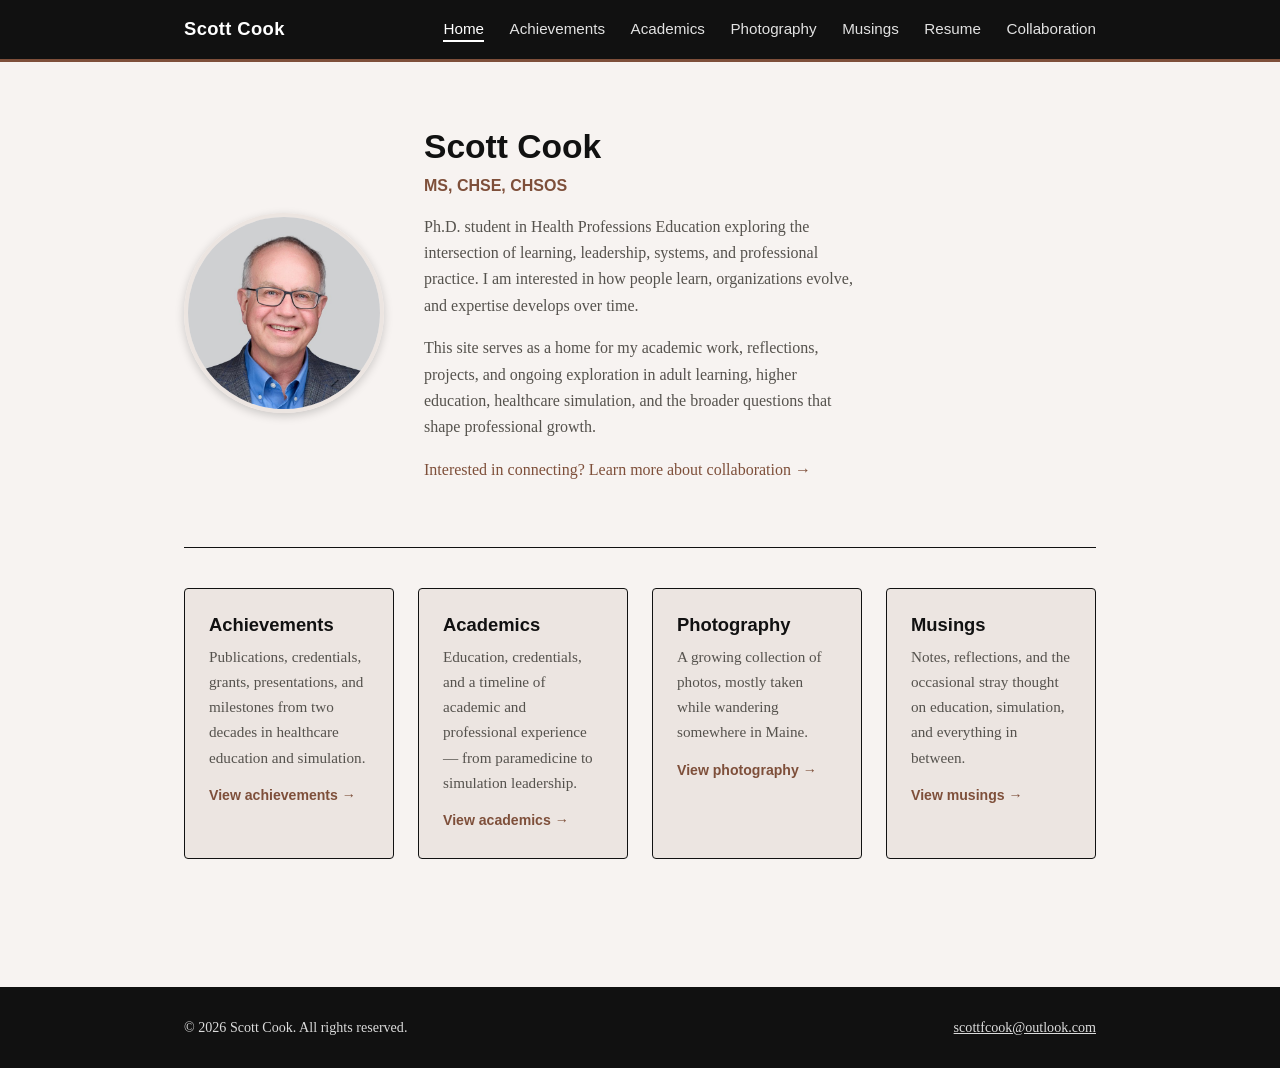
<file: index.html>
<!DOCTYPE html>
<html lang="en">
<head>
<meta charset="UTF-8">
<meta name="viewport" content="width=device-width, initial-scale=1.0">
<title>Scott Cook</title>
<link rel="icon" href="favicon.ico" sizes="any">
<link rel="icon" type="image/png" sizes="32x32" href="favicon-32.png">
<link rel="icon" type="image/png" sizes="16x16" href="favicon-16.png">
<link rel="apple-touch-icon" href="apple-touch-icon.png">
<link rel="stylesheet" href="styles.css">
</head>
<body>

<nav class="site-nav">
  <div class="container">
    <a href="index.html" class="brand">Scott Cook</a>
    <ul>
      <li><a href="index.html" class="nav-link active">Home</a></li>
      <li><a href="achievements.html" class="nav-link">Achievements</a></li>
      <li><a href="academics.html" class="nav-link">Academics</a></li>
      <li><a href="photography.html" class="nav-link">Photography</a></li>
      <li><a href="musings.html" class="nav-link">Musings</a></li>
      <li><a href="resume.html" class="nav-link">Resume</a></li>
      <li><a href="collaboration.html" class="nav-link">Collaboration</a></li>
    </ul>
  </div>
</nav>

<main>
  <div class="container">

    <section class="hero">
      <img src="headshot.jpg" alt="Portrait of Scott Cook">
      <div class="hero-text">
        <h1>Scott Cook</h1>
        <div class="credentials">MS, CHSE, CHSOS</div>
        <p>
          Ph.D. student in Health Professions Education exploring the
          intersection of learning, leadership, systems, and professional
          practice. I am interested in how people learn, organizations evolve,
          and expertise develops over time.
        </p>
        <p>
          This site serves as a home for my academic work, reflections,
          projects, and ongoing exploration in adult learning, higher
          education, healthcare simulation, and the broader questions that
          shape professional growth.
        </p>
        <p><a href="collaboration.html">Interested in connecting? Learn more about collaboration &rarr;</a></p>
      </div>
    </section>

    <section class="section-grid">

      <div class="section-card">
        <h3><a href="achievements.html">Achievements</a></h3>
        <p>Publications, credentials, grants, presentations, and milestones from
        two decades in healthcare education and simulation.</p>
        <a href="achievements.html" class="read-more">View achievements &rarr;</a>
      </div>

      <div class="section-card">
        <h3><a href="academics.html">Academics</a></h3>
        <p>Education, credentials, and a timeline of academic and professional
        experience &mdash; from paramedicine to simulation leadership.</p>
        <a href="academics.html" class="read-more">View academics &rarr;</a>
      </div>

      <div class="section-card">
        <h3><a href="photography.html">Photography</a></h3>
        <p>A growing collection of photos, mostly taken while wandering somewhere in Maine.</p>
        <a href="photography.html" class="read-more">View photography &rarr;</a>
      </div>

      <div class="section-card">
        <h3><a href="musings.html">Musings</a></h3>
        <p>Notes, reflections, and the occasional stray thought on education, simulation, and everything in between.</p>
        <a href="musings.html" class="read-more">View musings &rarr;</a>
      </div>

    </section>

  </div>
</main>

<footer class="site-footer">
  <div class="container">
    <span>&copy; 2026 Scott Cook. All rights reserved.</span>
    <span><a href="mailto:scottfcook@outlook.com">scottfcook@outlook.com</a></span>
  </div>
</footer>

</body>
</html>
</file>
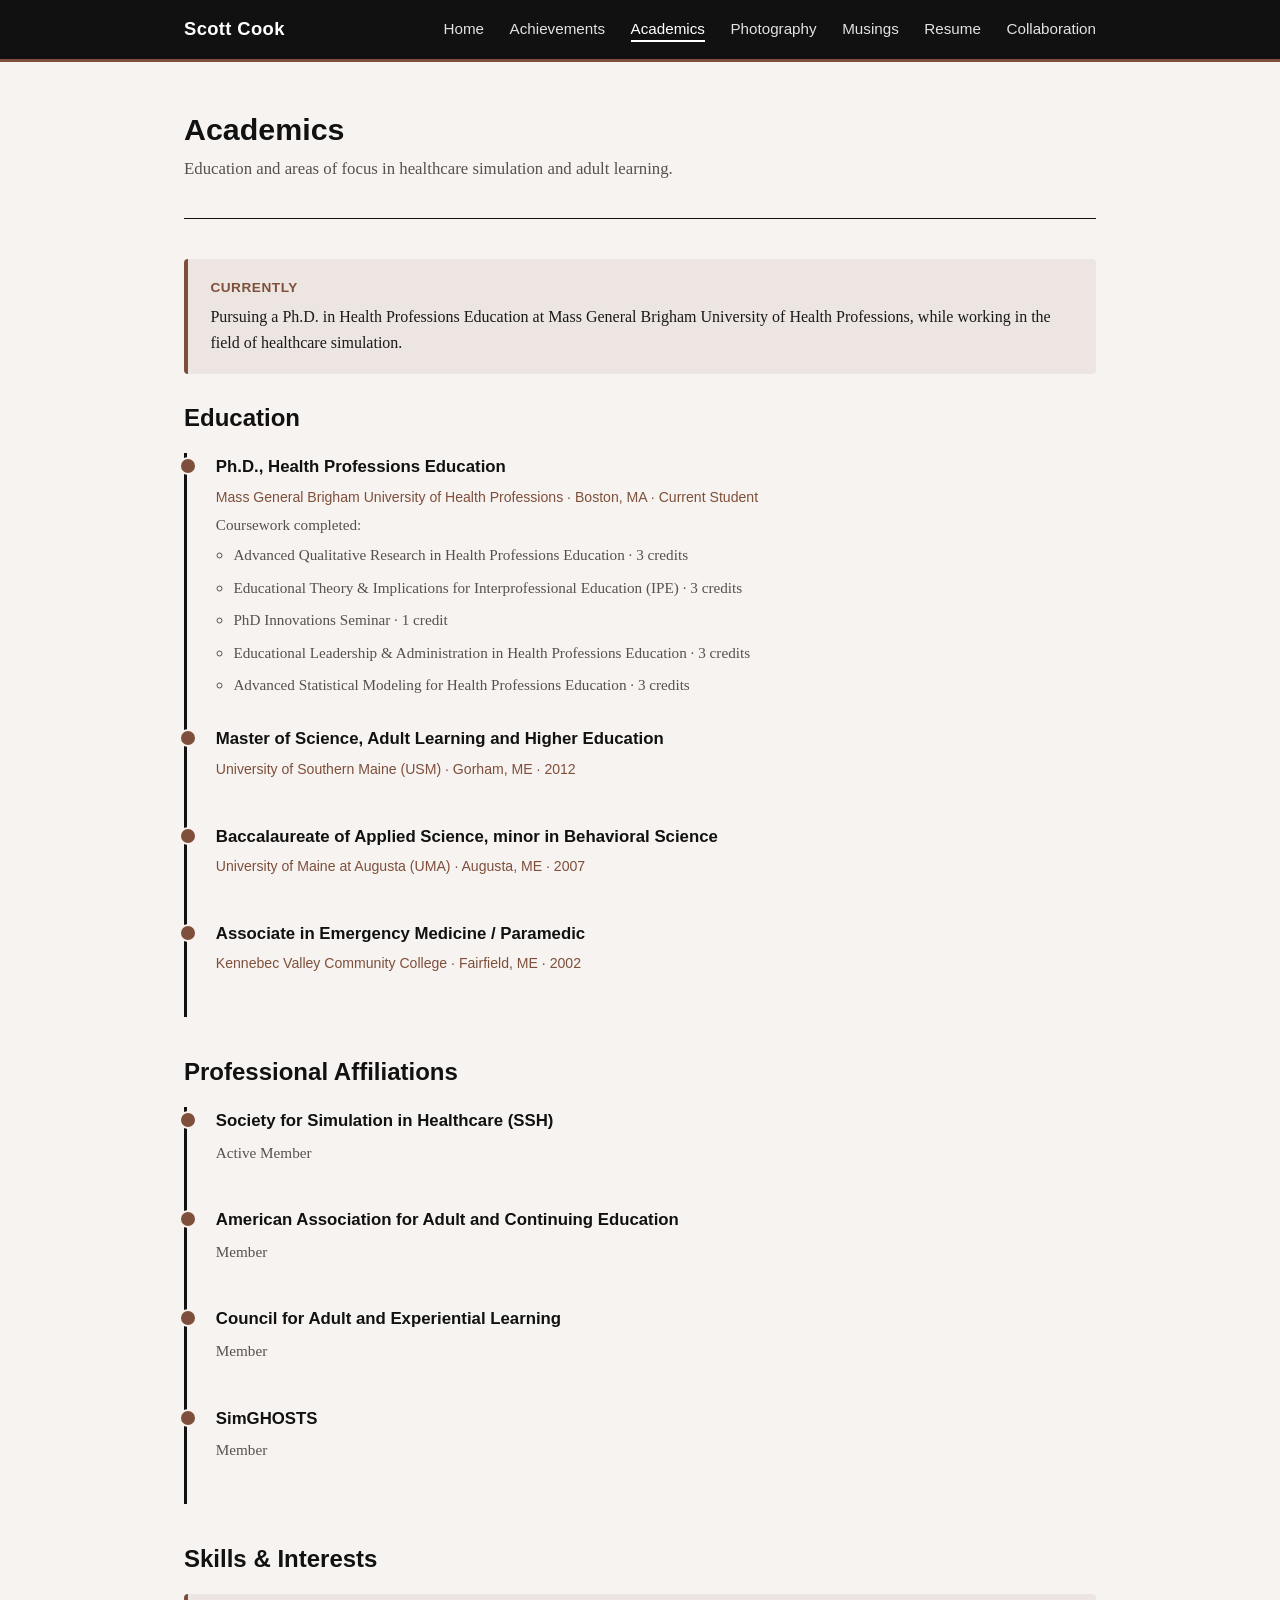
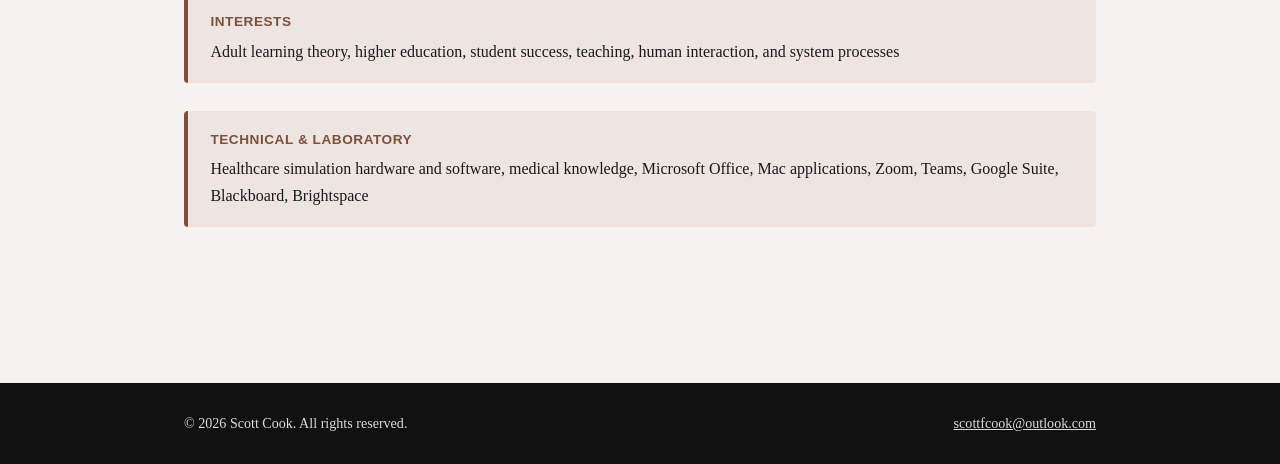
<file: academics.html>
<!DOCTYPE html>
<html lang="en">
<head>
<meta charset="UTF-8">
<meta name="viewport" content="width=device-width, initial-scale=1.0">
<title>Academics — Scott Cook</title>
<link rel="icon" href="favicon.ico" sizes="any">
<link rel="icon" type="image/png" sizes="32x32" href="favicon-32.png">
<link rel="icon" type="image/png" sizes="16x16" href="favicon-16.png">
<link rel="apple-touch-icon" href="apple-touch-icon.png">
<link rel="stylesheet" href="styles.css">
</head>
<body>

<nav class="site-nav">
  <div class="container">
    <a href="index.html" class="brand">Scott Cook</a>
    <ul>
      <li><a href="index.html" class="nav-link">Home</a></li>
      <li><a href="achievements.html" class="nav-link">Achievements</a></li>
      <li><a href="academics.html" class="nav-link active">Academics</a></li>
      <li><a href="photography.html" class="nav-link">Photography</a></li>
      <li><a href="musings.html" class="nav-link">Musings</a></li>
      <li><a href="resume.html" class="nav-link">Resume</a></li>
      <li><a href="collaboration.html" class="nav-link">Collaboration</a></li>
    </ul>
  </div>
</nav>

<main>
  <div class="container">

    <div class="page-header">
      <h1>Academics</h1>
      <p class="subtitle">Education and areas of focus in healthcare simulation and adult learning.</p>
    </div>

    <div class="callout">
      <span class="label">Currently</span>
      Pursuing a Ph.D. in Health Professions Education at Mass General Brigham University
      of Health Professions, while working in the field of healthcare simulation.
    </div>

    <h2>Education</h2>
    <ul class="timeline">

      <li class="entry-condensed has-detail">
        <div class="entry-title">Ph.D., Health Professions Education</div>
        <div class="entry-meta">Mass General Brigham University of Health Professions &middot; Boston, MA &middot; Current Student</div>
        <div class="entry-detail">Coursework completed:</div>
        <ul class="detail-list">
          <li>Advanced Qualitative Research in Health Professions Education &middot; 3 credits</li>
          <li>Educational Theory &amp; Implications for Interprofessional Education (IPE) &middot; 3 credits</li>
          <li>PhD Innovations Seminar &middot; 1 credit</li>
          <li>Educational Leadership &amp; Administration in Health Professions Education &middot; 3 credits</li>
          <li>Advanced Statistical Modeling for Health Professions Education &middot; 3 credits</li>
        </ul>
      </li>

      <li class="entry-condensed">
        <div class="entry-title">Master of Science, Adult Learning and Higher Education</div>
        <div class="entry-meta">University of Southern Maine (USM) &middot; Gorham, ME &middot; 2012</div>
      </li>

      <li class="entry-condensed">
        <div class="entry-title">Baccalaureate of Applied Science, minor in Behavioral Science</div>
        <div class="entry-meta">University of Maine at Augusta (UMA) &middot; Augusta, ME &middot; 2007</div>
      </li>

      <li class="entry-condensed">
        <div class="entry-title">Associate in Emergency Medicine / Paramedic</div>
        <div class="entry-meta">Kennebec Valley Community College &middot; Fairfield, ME &middot; 2002</div>
      </li>

    </ul>

    <h2 style="margin-top: 2.5rem;">Professional Affiliations</h2>
    <ul class="timeline">
      <li class="entry-condensed">
        <div class="entry-title">Society for Simulation in Healthcare (SSH)</div>
        <div class="entry-detail">Active Member</div>
      </li>
      <li class="entry-condensed">
        <div class="entry-title">American Association for Adult and Continuing Education</div>
        <div class="entry-detail">Member</div>
      </li>
      <li class="entry-condensed">
        <div class="entry-title">Council for Adult and Experiential Learning</div>
        <div class="entry-detail">Member</div>
      </li>
      <li class="entry-condensed">
        <div class="entry-title">SimGHOSTS</div>
        <div class="entry-detail">Member</div>
      </li>
    </ul>

    <h2 style="margin-top: 2.5rem;">Skills &amp; Interests</h2>
    <div class="callout">
      <span class="label">Interests</span>
      Adult learning theory, higher education, student success, teaching, human interaction, and system processes
    </div>
    <div class="callout">
      <span class="label">Technical &amp; Laboratory</span>
      Healthcare simulation hardware and software, medical knowledge, Microsoft Office, Mac applications, Zoom, Teams, Google Suite, Blackboard, Brightspace
    </div>

  </div>
</main>

<footer class="site-footer">
  <div class="container">
    <span>&copy; 2026 Scott Cook. All rights reserved.</span>
    <span><a href="mailto:scottfcook@outlook.com">scottfcook@outlook.com</a></span>
  </div>
</footer>

</body>
</html>
</file>
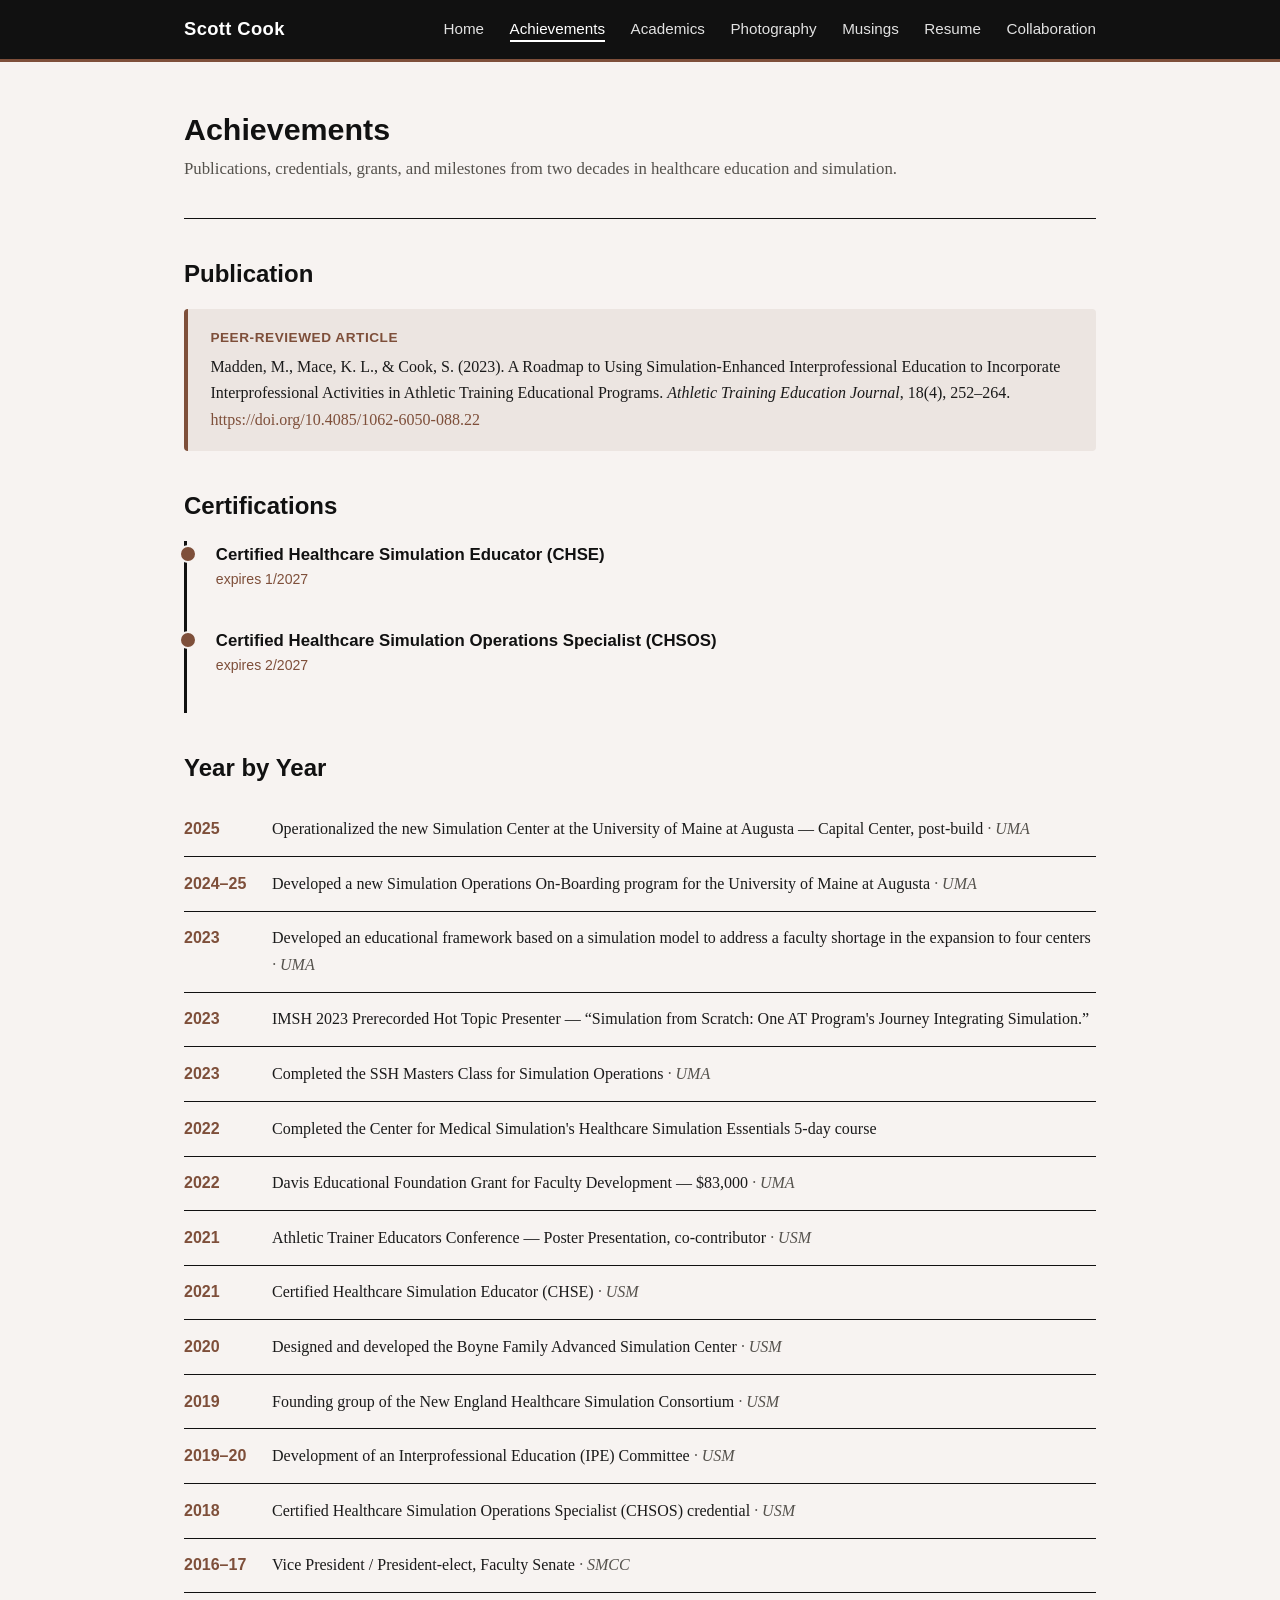
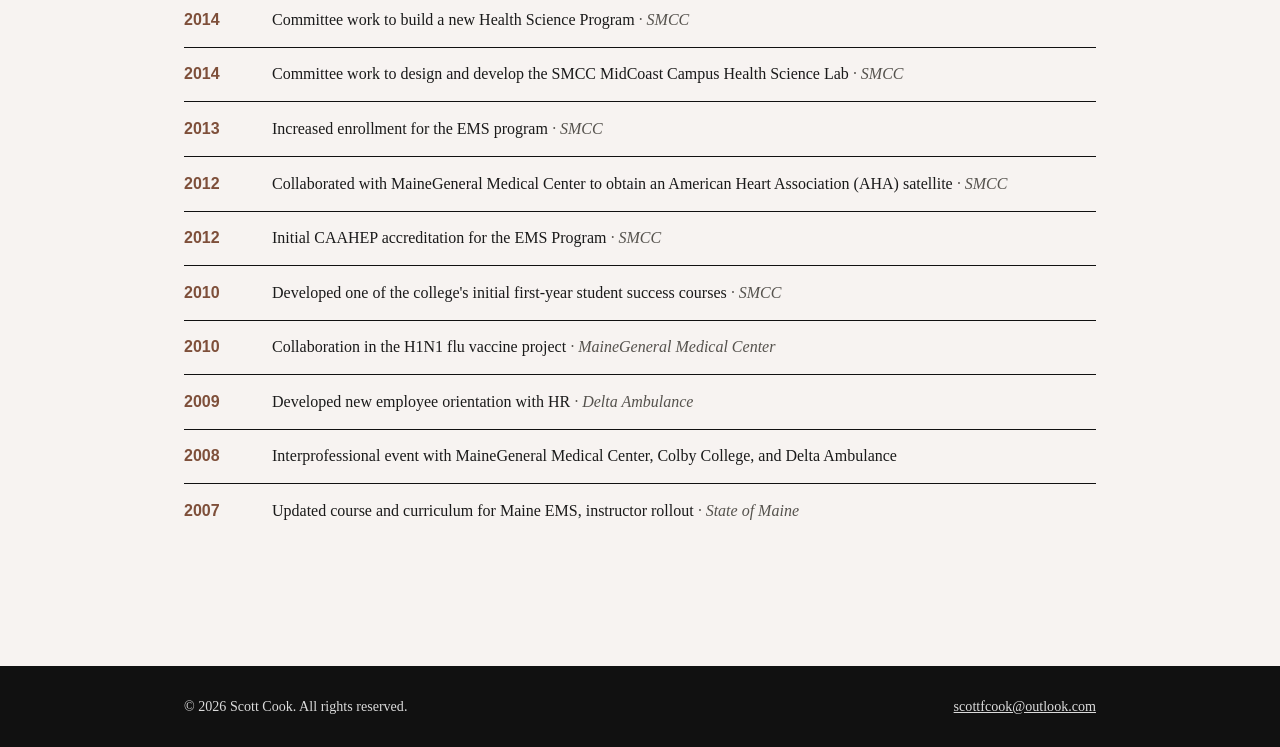
<file: achievements.html>
<!DOCTYPE html>
<html lang="en">
<head>
<meta charset="UTF-8">
<meta name="viewport" content="width=device-width, initial-scale=1.0">
<title>Achievements — Scott Cook</title>
<link rel="icon" href="favicon.ico" sizes="any">
<link rel="icon" type="image/png" sizes="32x32" href="favicon-32.png">
<link rel="icon" type="image/png" sizes="16x16" href="favicon-16.png">
<link rel="apple-touch-icon" href="apple-touch-icon.png">
<link rel="stylesheet" href="styles.css">
</head>
<body>

<nav class="site-nav">
  <div class="container">
    <a href="index.html" class="brand">Scott Cook</a>
    <ul>
      <li><a href="index.html" class="nav-link">Home</a></li>
      <li><a href="achievements.html" class="nav-link active">Achievements</a></li>
      <li><a href="academics.html" class="nav-link">Academics</a></li>
      <li><a href="photography.html" class="nav-link">Photography</a></li>
      <li><a href="musings.html" class="nav-link">Musings</a></li>
      <li><a href="resume.html" class="nav-link">Resume</a></li>
      <li><a href="collaboration.html" class="nav-link">Collaboration</a></li>
    </ul>
  </div>
</nav>

<main>
  <div class="container">

    <div class="page-header">
      <h1>Achievements</h1>
      <p class="subtitle">Publications, credentials, grants, and milestones from two decades in healthcare education and simulation.</p>
    </div>

    <h2>Publication</h2>
    <div class="callout">
      <span class="label">Peer-Reviewed Article</span>
      Madden, M., Mace, K. L., &amp; Cook, S. (2023). A Roadmap to Using Simulation-Enhanced
      Interprofessional Education to Incorporate Interprofessional Activities in Athletic
      Training Educational Programs. <em>Athletic Training Education Journal</em>, 18(4), 252&ndash;264.
      <a href="https://doi.org/10.4085/1062-6050-088.22" target="_blank" rel="noopener">https://doi.org/10.4085/1062-6050-088.22</a>
    </div>

    <h2 style="margin-top: 2.5rem;">Certifications</h2>
    <ul class="timeline">
      <li>
        <div class="entry-title">Certified Healthcare Simulation Educator (CHSE)</div>
        <div class="entry-meta">expires 1/2027</div>
      </li>
      <li>
        <div class="entry-title">Certified Healthcare Simulation Operations Specialist (CHSOS)</div>
        <div class="entry-meta">expires 2/2027</div>
      </li>
    </ul>

    <h2 style="margin-top: 2.5rem;">Year by Year</h2>
    <ul class="year-list">

      <li><span class="year">2025</span><span class="desc">Operationalized the new Simulation Center at the University of Maine at Augusta &mdash; Capital Center, post-build <span class="org">&middot; UMA</span></span></li>

      <li><span class="year">2024&ndash;25</span><span class="desc">Developed a new Simulation Operations On-Boarding program for the University of Maine at Augusta <span class="org">&middot; UMA</span></span></li>

      <li><span class="year">2023</span><span class="desc">Developed an educational framework based on a simulation model to address a faculty shortage in the expansion to four centers <span class="org">&middot; UMA</span></span></li>

      <li><span class="year">2023</span><span class="desc">IMSH 2023 Prerecorded Hot Topic Presenter &mdash; &ldquo;Simulation from Scratch: One AT Program's Journey Integrating Simulation.&rdquo;</span></li>

      <li><span class="year">2023</span><span class="desc">Completed the SSH Masters Class for Simulation Operations <span class="org">&middot; UMA</span></span></li>

      <li><span class="year">2022</span><span class="desc">Completed the Center for Medical Simulation's Healthcare Simulation Essentials 5-day course</span></li>

      <li><span class="year">2022</span><span class="desc">Davis Educational Foundation Grant for Faculty Development &mdash; $83,000 <span class="org">&middot; UMA</span></span></li>

      <li><span class="year">2021</span><span class="desc">Athletic Trainer Educators Conference &mdash; Poster Presentation, co-contributor <span class="org">&middot; USM</span></span></li>

      <li><span class="year">2021</span><span class="desc">Certified Healthcare Simulation Educator (CHSE) <span class="org">&middot; USM</span></span></li>

      <li><span class="year">2020</span><span class="desc">Designed and developed the Boyne Family Advanced Simulation Center <span class="org">&middot; USM</span></span></li>

      <li><span class="year">2019</span><span class="desc">Founding group of the New England Healthcare Simulation Consortium <span class="org">&middot; USM</span></span></li>

      <li><span class="year">2019&ndash;20</span><span class="desc">Development of an Interprofessional Education (IPE) Committee <span class="org">&middot; USM</span></span></li>

      <li><span class="year">2018</span><span class="desc">Certified Healthcare Simulation Operations Specialist (CHSOS) credential <span class="org">&middot; USM</span></span></li>

      <li><span class="year">2016&ndash;17</span><span class="desc">Vice President / President-elect, Faculty Senate <span class="org">&middot; SMCC</span></span></li>

      <li><span class="year">2014</span><span class="desc">Committee work to build a new Health Science Program <span class="org">&middot; SMCC</span></span></li>

      <li><span class="year">2014</span><span class="desc">Committee work to design and develop the SMCC MidCoast Campus Health Science Lab <span class="org">&middot; SMCC</span></span></li>

      <li><span class="year">2013</span><span class="desc">Increased enrollment for the EMS program <span class="org">&middot; SMCC</span></span></li>

      <li><span class="year">2012</span><span class="desc">Collaborated with MaineGeneral Medical Center to obtain an American Heart Association (AHA) satellite <span class="org">&middot; SMCC</span></span></li>

      <li><span class="year">2012</span><span class="desc">Initial CAAHEP accreditation for the EMS Program <span class="org">&middot; SMCC</span></span></li>

      <li><span class="year">2010</span><span class="desc">Developed one of the college's initial first-year student success courses <span class="org">&middot; SMCC</span></span></li>

      <li><span class="year">2010</span><span class="desc">Collaboration in the H1N1 flu vaccine project <span class="org">&middot; MaineGeneral Medical Center</span></span></li>

      <li><span class="year">2009</span><span class="desc">Developed new employee orientation with HR <span class="org">&middot; Delta Ambulance</span></span></li>

      <li><span class="year">2008</span><span class="desc">Interprofessional event with MaineGeneral Medical Center, Colby College, and Delta Ambulance</span></li>

      <li><span class="year">2007</span><span class="desc">Updated course and curriculum for Maine EMS, instructor rollout <span class="org">&middot; State of Maine</span></span></li>

    </ul>

  </div>
</main>

<footer class="site-footer">
  <div class="container">
    <span>&copy; 2026 Scott Cook. All rights reserved.</span>
    <span><a href="mailto:scottfcook@outlook.com">scottfcook@outlook.com</a></span>
  </div>
</footer>

</body>
</html>
</file>
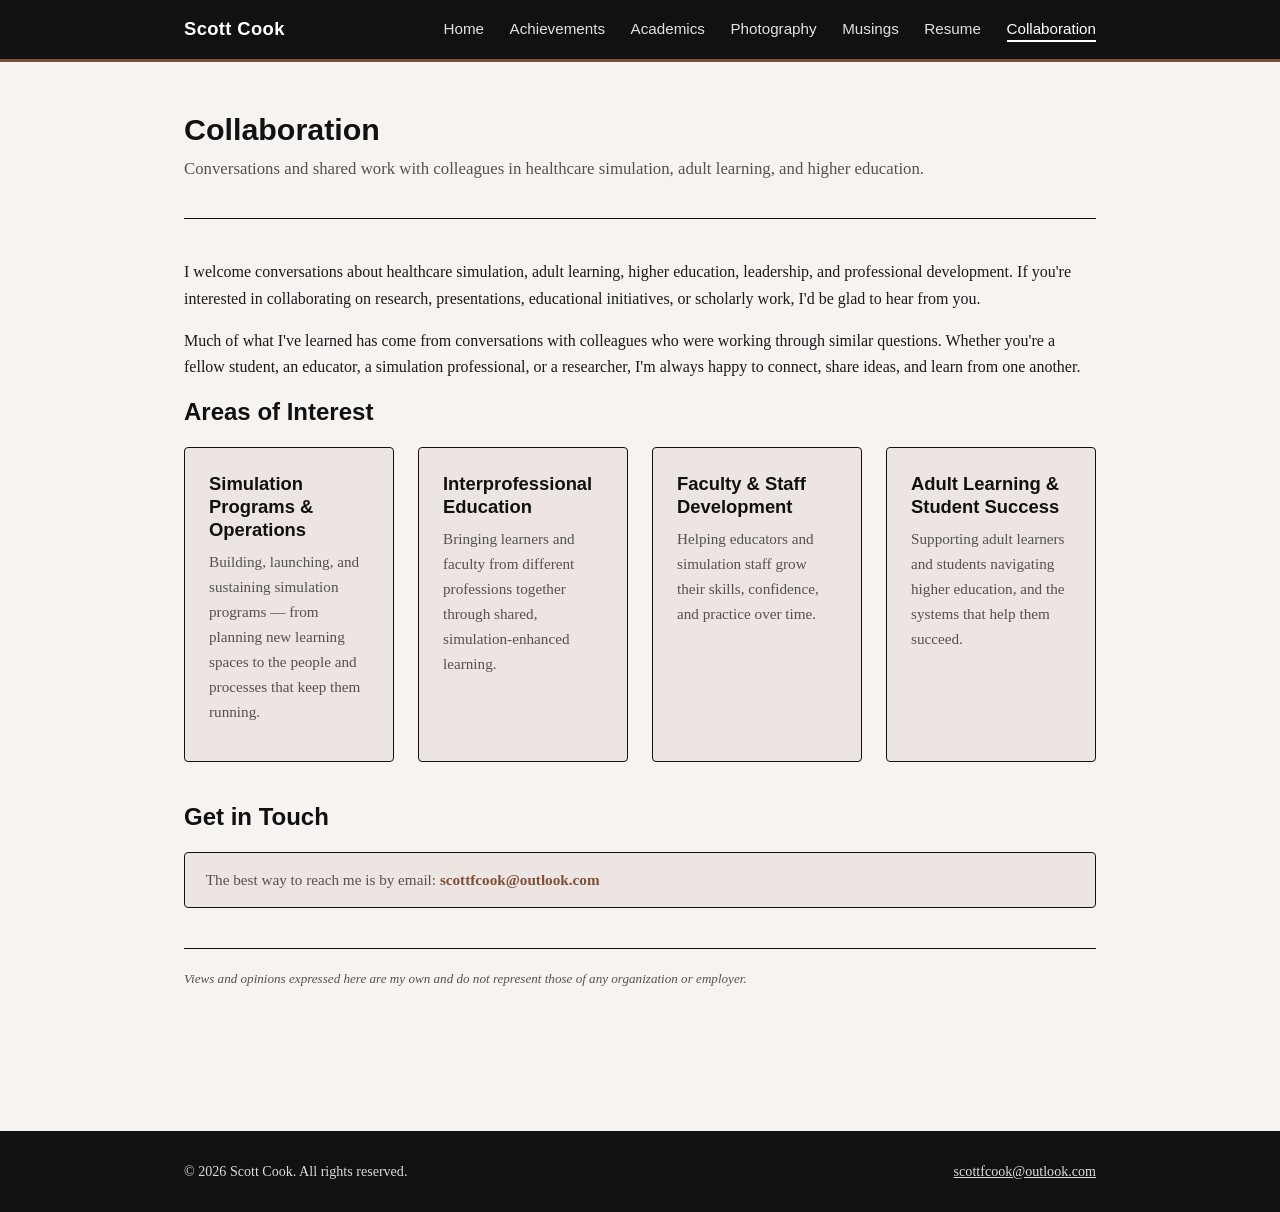
<file: collaboration.html>
<!DOCTYPE html>
<html lang="en">
<head>
<meta charset="UTF-8">
<meta name="viewport" content="width=device-width, initial-scale=1.0">
<title>Collaboration — Scott Cook</title>
<link rel="icon" href="favicon.ico" sizes="any">
<link rel="icon" type="image/png" sizes="32x32" href="favicon-32.png">
<link rel="icon" type="image/png" sizes="16x16" href="favicon-16.png">
<link rel="apple-touch-icon" href="apple-touch-icon.png">
<link rel="stylesheet" href="styles.css">
</head>
<body>

<nav class="site-nav">
  <div class="container">
    <a href="index.html" class="brand">Scott Cook</a>
    <ul>
      <li><a href="index.html" class="nav-link">Home</a></li>
      <li><a href="achievements.html" class="nav-link">Achievements</a></li>
      <li><a href="academics.html" class="nav-link">Academics</a></li>
      <li><a href="photography.html" class="nav-link">Photography</a></li>
      <li><a href="musings.html" class="nav-link">Musings</a></li>
      <li><a href="resume.html" class="nav-link">Resume</a></li>
      <li><a href="collaboration.html" class="nav-link active">Collaboration</a></li>
    </ul>
  </div>
</nav>

<main>
  <div class="container">

    <div class="page-header">
      <h1>Collaboration</h1>
      <p class="subtitle">Conversations and shared work with colleagues in healthcare simulation, adult learning, and higher education.</p>
    </div>

    <p>
      I welcome conversations about healthcare simulation, adult learning, higher
      education, leadership, and professional development. If you're interested in
      collaborating on research, presentations, educational initiatives, or scholarly
      work, I'd be glad to hear from you.
    </p>

    <p>
      Much of what I've learned has come from conversations with colleagues who were
      working through similar questions. Whether you're a fellow student, an educator,
      a simulation professional, or a researcher, I'm always happy to connect, share
      ideas, and learn from one another.
    </p>

    <h2>Areas of Interest</h2>
    <section class="section-grid">

      <div class="section-card">
        <h3>Simulation Programs &amp; Operations</h3>
        <p>Building, launching, and sustaining simulation programs &mdash; from planning
        new learning spaces to the people and processes that keep them running.</p>
      </div>

      <div class="section-card">
        <h3>Interprofessional Education</h3>
        <p>Bringing learners and faculty from different professions together through
        shared, simulation-enhanced learning.</p>
      </div>

      <div class="section-card">
        <h3>Faculty &amp; Staff Development</h3>
        <p>Helping educators and simulation staff grow their skills, confidence, and
        practice over time.</p>
      </div>

      <div class="section-card">
        <h3>Adult Learning &amp; Student Success</h3>
        <p>Supporting adult learners and students navigating higher education, and the
        systems that help them succeed.</p>
      </div>

    </section>

    <h2 style="margin-top: 2.5rem;">Get in Touch</h2>
    <div class="resume-cta">
      <p>The best way to reach me is by email: <a href="mailto:scottfcook@outlook.com"><strong>scottfcook@outlook.com</strong></a></p>
    </div>

    <p class="page-disclaimer">Views and opinions expressed here are my own and do not represent those of any organization or employer.</p>

  </div>
</main>

<footer class="site-footer">
  <div class="container">
    <span>&copy; 2026 Scott Cook. All rights reserved.</span>
    <span><a href="mailto:scottfcook@outlook.com">scottfcook@outlook.com</a></span>
  </div>
</footer>

</body>
</html>
</file>
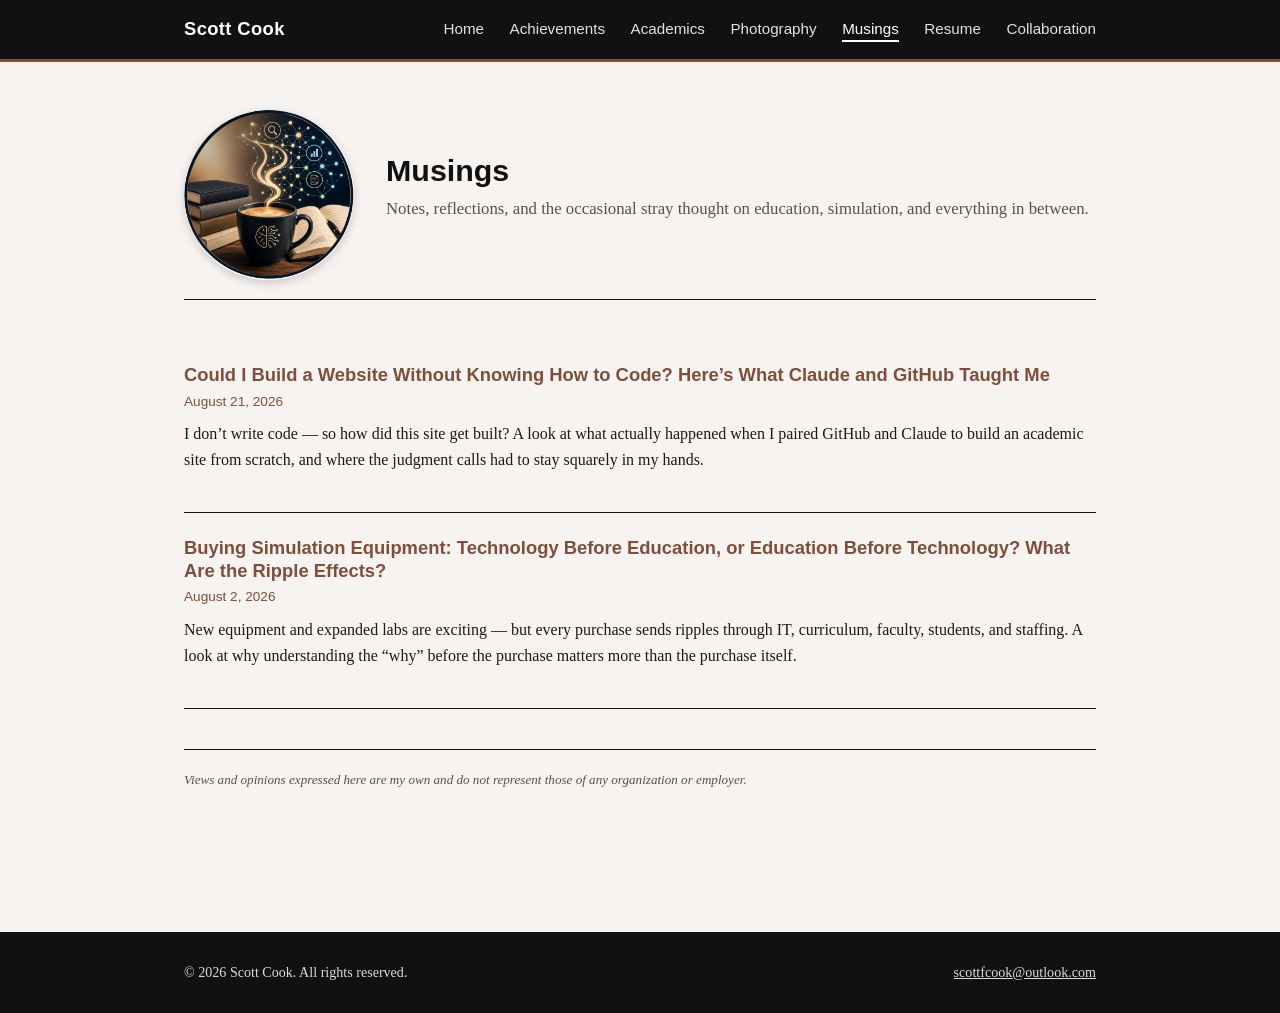
<file: musings.html>
<!DOCTYPE html>
<html lang="en">
<head>
<meta charset="UTF-8">
<meta name="viewport" content="width=device-width, initial-scale=1.0">
<title>Musings — Scott Cook</title>
<link rel="icon" href="favicon.ico" sizes="any">
<link rel="icon" type="image/png" sizes="32x32" href="favicon-32.png">
<link rel="icon" type="image/png" sizes="16x16" href="favicon-16.png">
<link rel="apple-touch-icon" href="apple-touch-icon.png">
<link rel="stylesheet" href="styles.css">
</head>
<body>

<nav class="site-nav">
  <div class="container">
    <a href="index.html" class="brand">Scott Cook</a>
    <ul>
      <li><a href="index.html" class="nav-link">Home</a></li>
      <li><a href="achievements.html" class="nav-link">Achievements</a></li>
      <li><a href="academics.html" class="nav-link">Academics</a></li>
      <li><a href="photography.html" class="nav-link">Photography</a></li>
      <li><a href="musings.html" class="nav-link active">Musings</a></li>
      <li><a href="resume.html" class="nav-link">Resume</a></li>
      <li><a href="collaboration.html" class="nav-link">Collaboration</a></li>
    </ul>
  </div>
</nav>

<main>
  <div class="container">

    <div class="page-header page-header-with-image">
      <img src="musings-hero.jpg" alt="A cup of coffee beside a stack of books and an open notebook, with an abstract glowing network of nodes rising from the cup representing research, data, and connected ideas">
      <div class="page-header-text">
        <h1>Musings</h1>
        <p class="subtitle">Notes, reflections, and the occasional stray thought on education, simulation, and everything in between.</p>
      </div>
    </div>

    <div class="musing-entry">
      <h3><a href="musings/building-this-site-with-claude-and-github.html">Could I Build a Website Without Knowing How to Code? Here&rsquo;s What Claude and GitHub Taught Me</a></h3>
      <div class="date">August 21, 2026</div>
      <p>I don&rsquo;t write code &mdash; so how did this site get built? A look at what actually happened when I paired GitHub and Claude to build an academic site from scratch, and where the judgment calls had to stay squarely in my hands.</p>
    </div>

    <div class="musing-entry">
      <h3><a href="musings/buying-simulation-equipment.html">Buying Simulation Equipment: Technology Before Education, or Education Before Technology? What Are the Ripple Effects?</a></h3>
      <div class="date">August 2, 2026</div>
      <p>New equipment and expanded labs are exciting &mdash; but every purchase sends ripples through IT, curriculum, faculty, students, and staffing. A look at why understanding the &ldquo;why&rdquo; before the purchase matters more than the purchase itself.</p>
    </div>

    <p class="page-disclaimer">Views and opinions expressed here are my own and do not represent those of any organization or employer.</p>

  </div>
</main>

<footer class="site-footer">
  <div class="container">
    <span>&copy; 2026 Scott Cook. All rights reserved.</span>
    <span><a href="mailto:scottfcook@outlook.com">scottfcook@outlook.com</a></span>
  </div>
</footer>

</body>
</html>
</file>
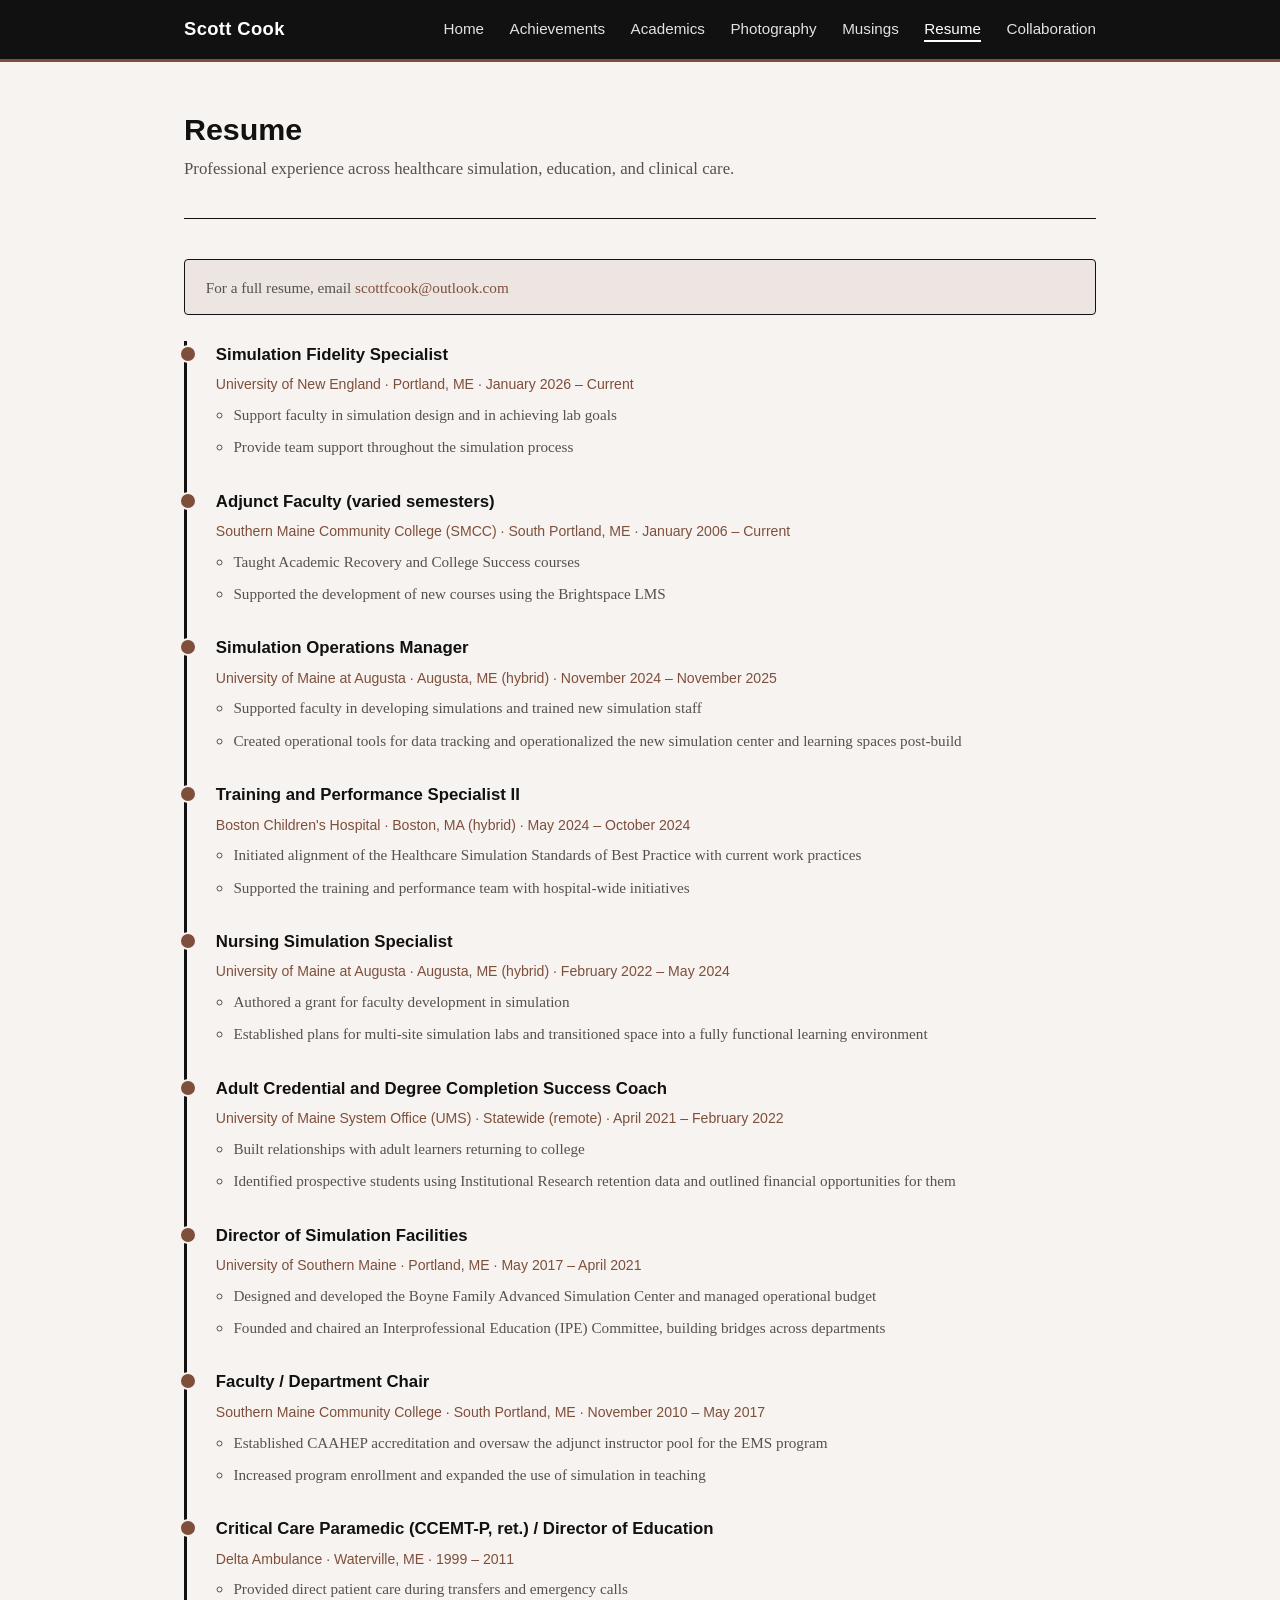
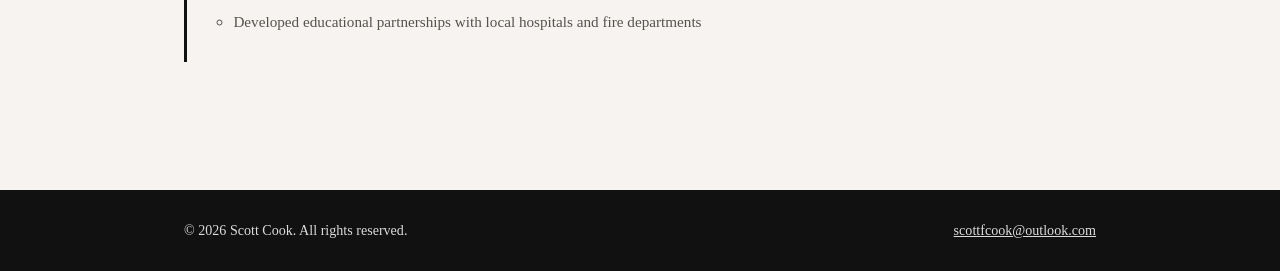
<file: resume.html>
<!DOCTYPE html>
<html lang="en">
<head>
<meta charset="UTF-8">
<meta name="viewport" content="width=device-width, initial-scale=1.0">
<title>Resume — Scott Cook</title>
<link rel="icon" href="favicon.ico" sizes="any">
<link rel="icon" type="image/png" sizes="32x32" href="favicon-32.png">
<link rel="icon" type="image/png" sizes="16x16" href="favicon-16.png">
<link rel="apple-touch-icon" href="apple-touch-icon.png">
<link rel="stylesheet" href="styles.css">
</head>
<body>

<nav class="site-nav">
  <div class="container">
    <a href="index.html" class="brand">Scott Cook</a>
    <ul>
      <li><a href="index.html" class="nav-link">Home</a></li>
      <li><a href="achievements.html" class="nav-link">Achievements</a></li>
      <li><a href="academics.html" class="nav-link">Academics</a></li>
      <li><a href="photography.html" class="nav-link">Photography</a></li>
      <li><a href="musings.html" class="nav-link">Musings</a></li>
      <li><a href="resume.html" class="nav-link active">Resume</a></li>
      <li><a href="collaboration.html" class="nav-link">Collaboration</a></li>
    </ul>
  </div>
</nav>

<main>
  <div class="container">

    <div class="page-header">
      <h1>Resume</h1>
      <p class="subtitle">Professional experience across healthcare simulation, education, and clinical care.</p>
    </div>

    <div class="resume-cta">
      <p>For a full resume, email <a href="mailto:scottfcook@outlook.com">scottfcook@outlook.com</a></p>
    </div>

    <ul class="timeline">

      <li class="entry-condensed has-detail">
        <div class="entry-title">Simulation Fidelity Specialist</div>
        <div class="entry-meta">University of New England &middot; Portland, ME &middot; January 2026 – Current</div>
        <ul class="detail-list">
          <li>Support faculty in simulation design and in achieving lab goals</li>
          <li>Provide team support throughout the simulation process</li>
        </ul>
      </li>

      <li class="entry-condensed has-detail">
        <div class="entry-title">Adjunct Faculty (varied semesters)</div>
        <div class="entry-meta">Southern Maine Community College (SMCC) &middot; South Portland, ME &middot; January 2006 – Current</div>
        <ul class="detail-list">
          <li>Taught Academic Recovery and College Success courses</li>
          <li>Supported the development of new courses using the Brightspace LMS</li>
        </ul>
      </li>

      <li class="entry-condensed has-detail">
        <div class="entry-title">Simulation Operations Manager</div>
        <div class="entry-meta">University of Maine at Augusta &middot; Augusta, ME (hybrid) &middot; November 2024 – November 2025</div>
        <ul class="detail-list">
          <li>Supported faculty in developing simulations and trained new simulation staff</li>
          <li>Created operational tools for data tracking and operationalized the new simulation center and learning spaces post-build</li>
        </ul>
      </li>

      <li class="entry-condensed has-detail">
        <div class="entry-title">Training and Performance Specialist II</div>
        <div class="entry-meta">Boston Children's Hospital &middot; Boston, MA (hybrid) &middot; May 2024 – October 2024</div>
        <ul class="detail-list">
          <li>Initiated alignment of the Healthcare Simulation Standards of Best Practice with current work practices</li>
          <li>Supported the training and performance team with hospital-wide initiatives</li>
        </ul>
      </li>

      <li class="entry-condensed has-detail">
        <div class="entry-title">Nursing Simulation Specialist</div>
        <div class="entry-meta">University of Maine at Augusta &middot; Augusta, ME (hybrid) &middot; February 2022 – May 2024</div>
        <ul class="detail-list">
          <li>Authored a grant for faculty development in simulation</li>
          <li>Established plans for multi-site simulation labs and transitioned space into a fully functional learning environment</li>
        </ul>
      </li>

      <li class="entry-condensed has-detail">
        <div class="entry-title">Adult Credential and Degree Completion Success Coach</div>
        <div class="entry-meta">University of Maine System Office (UMS) &middot; Statewide (remote) &middot; April 2021 – February 2022</div>
        <ul class="detail-list">
          <li>Built relationships with adult learners returning to college</li>
          <li>Identified prospective students using Institutional Research retention data and outlined financial opportunities for them</li>
        </ul>
      </li>

      <li class="entry-condensed has-detail">
        <div class="entry-title">Director of Simulation Facilities</div>
        <div class="entry-meta">University of Southern Maine &middot; Portland, ME &middot; May 2017 – April 2021</div>
        <ul class="detail-list">
          <li>Designed and developed the Boyne Family Advanced Simulation Center and managed operational budget</li>
          <li>Founded and chaired an Interprofessional Education (IPE) Committee, building bridges across departments</li>
        </ul>
      </li>

      <li class="entry-condensed has-detail">
        <div class="entry-title">Faculty / Department Chair</div>
        <div class="entry-meta">Southern Maine Community College &middot; South Portland, ME &middot; November 2010 – May 2017</div>
        <ul class="detail-list">
          <li>Established CAAHEP accreditation and oversaw the adjunct instructor pool for the EMS program</li>
          <li>Increased program enrollment and expanded the use of simulation in teaching</li>
        </ul>
      </li>

      <li class="entry-condensed has-detail">
        <div class="entry-title">Critical Care Paramedic (CCEMT-P, ret.) / Director of Education</div>
        <div class="entry-meta">Delta Ambulance &middot; Waterville, ME &middot; 1999 – 2011</div>
        <ul class="detail-list">
          <li>Provided direct patient care during transfers and emergency calls</li>
          <li>Developed educational partnerships with local hospitals and fire departments</li>
        </ul>
      </li>

    </ul>

  </div>
</main>

<footer class="site-footer">
  <div class="container">
    <span>&copy; 2026 Scott Cook. All rights reserved.</span>
    <span><a href="mailto:scottfcook@outlook.com">scottfcook@outlook.com</a></span>
  </div>
</footer>

</body>
</html>
</file>
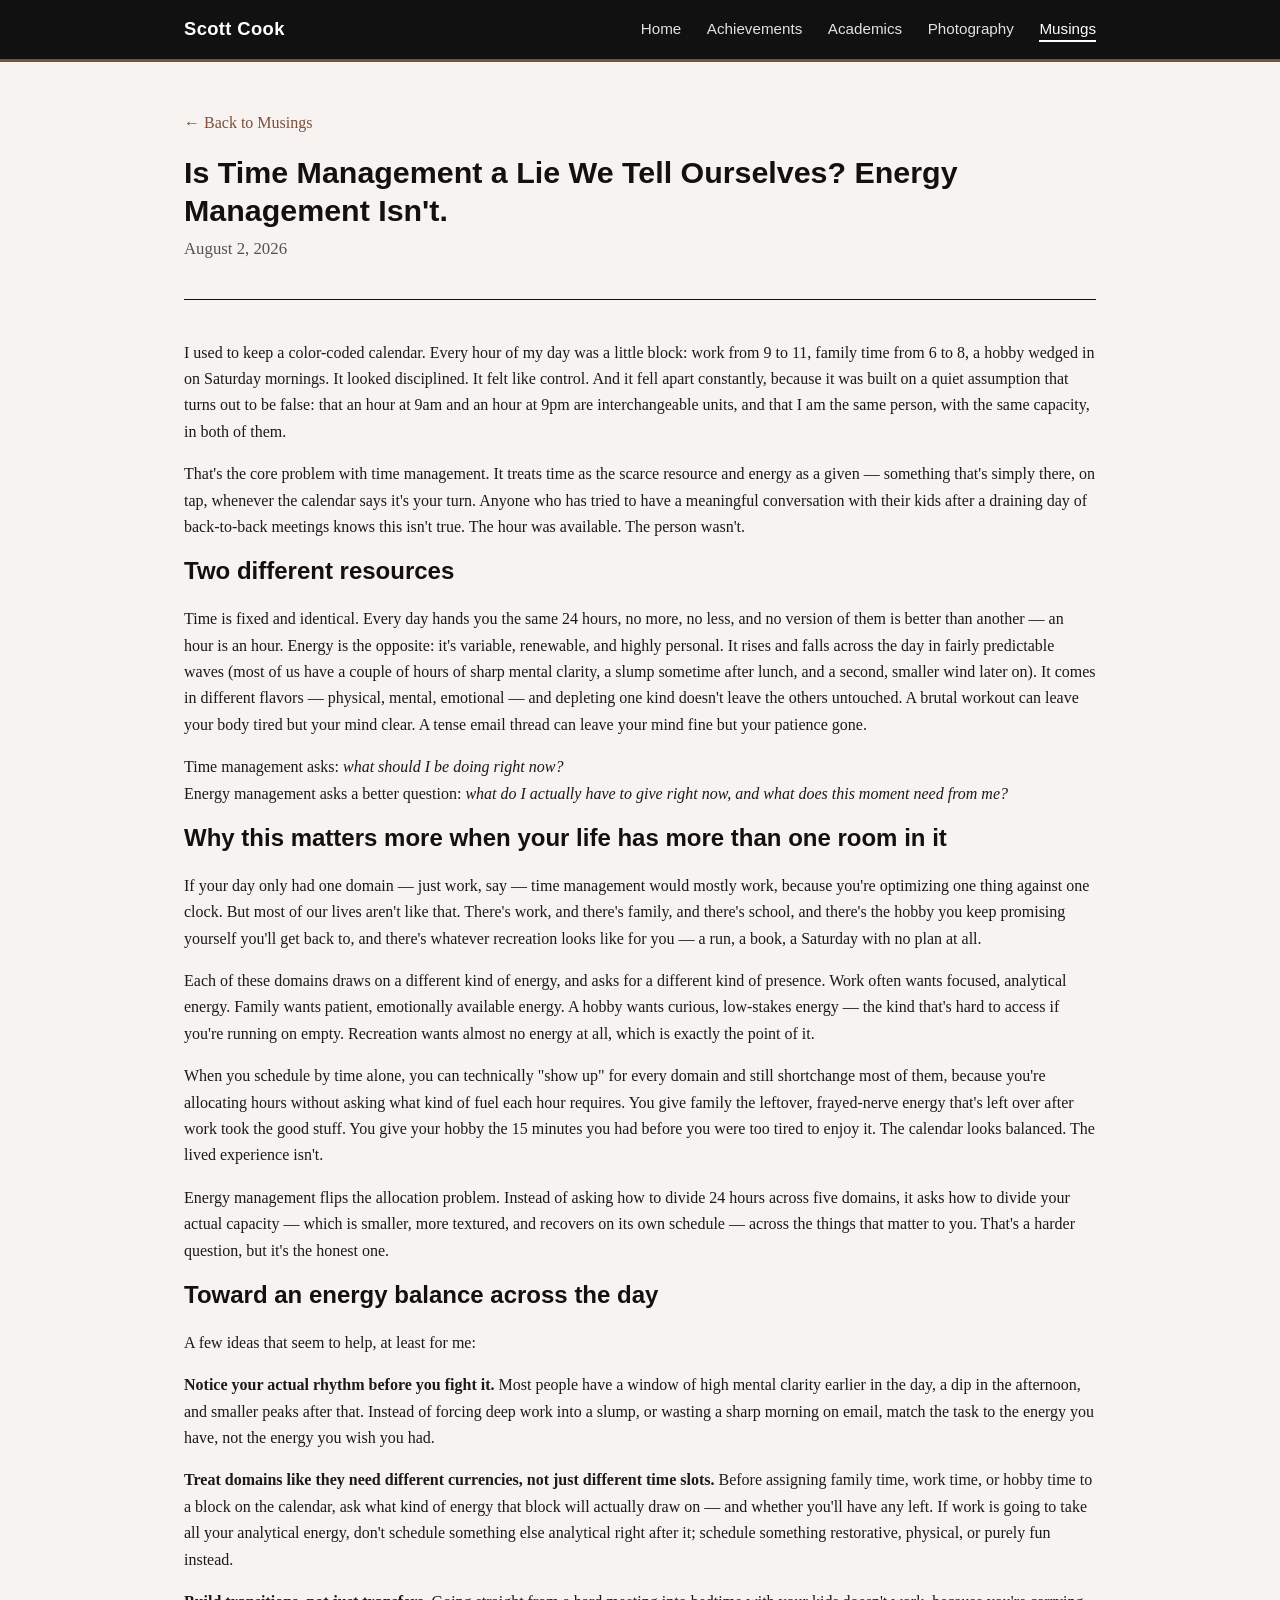
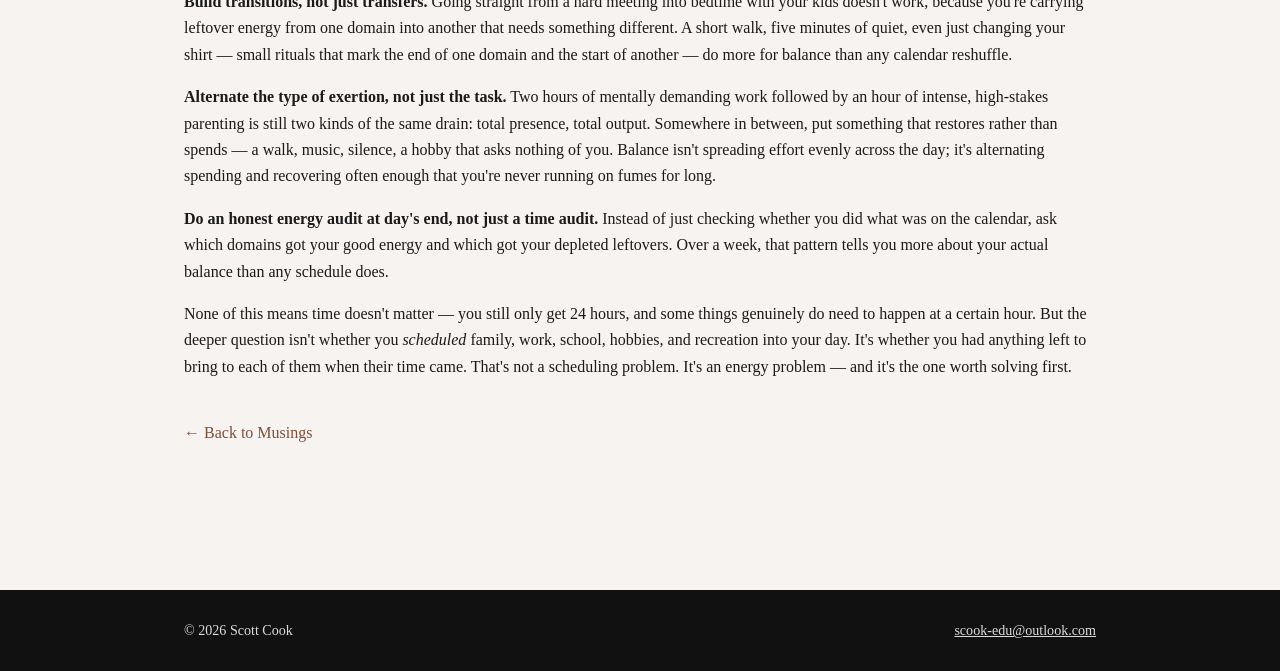
<file: time-management-vs-energy-management.html>
<!DOCTYPE html>
<html lang="en">
<head>
<meta charset="UTF-8">
<meta name="viewport" content="width=device-width, initial-scale=1.0">
<title>Is Time Management a Lie We Tell Ourselves? Energy Management Isn't. — Scott Cook</title>
<link rel="stylesheet" href="../styles.css">
</head>
<body>

<nav class="site-nav">
  <div class="container">
    <a href="../index.html" class="brand">Scott Cook</a>
    <ul>
      <li><a href="../index.html" class="nav-link">Home</a></li>
      <li><a href="../achievements.html" class="nav-link">Achievements</a></li>
      <li><a href="../academics.html" class="nav-link">Academics</a></li>
      <li><a href="../photography.html" class="nav-link">Photography</a></li>
      <li><a href="../musings.html" class="nav-link active">Musings</a></li>
    </ul>
  </div>
</nav>

<main>
  <div class="container">

    <p><a href="../musings.html">&larr; Back to Musings</a></p>

    <div class="page-header">
      <h1>Is Time Management a Lie We Tell Ourselves? Energy Management Isn't.</h1>
      <p class="subtitle">August 2, 2026</p>
    </div>

    <p>I used to keep a color-coded calendar. Every hour of my day was a little block: work from 9 to 11, family time from 6 to 8, a hobby wedged in on Saturday mornings. It looked disciplined. It felt like control. And it fell apart constantly, because it was built on a quiet assumption that turns out to be false: that an hour at 9am and an hour at 9pm are interchangeable units, and that I am the same person, with the same capacity, in both of them.</p>

    <p>That's the core problem with time management. It treats time as the scarce resource and energy as a given &mdash; something that's simply there, on tap, whenever the calendar says it's your turn. Anyone who has tried to have a meaningful conversation with their kids after a draining day of back-to-back meetings knows this isn't true. The hour was available. The person wasn't.</p>

    <h2>Two different resources</h2>

    <p>Time is fixed and identical. Every day hands you the same 24 hours, no more, no less, and no version of them is better than another &mdash; an hour is an hour. Energy is the opposite: it's variable, renewable, and highly personal. It rises and falls across the day in fairly predictable waves (most of us have a couple of hours of sharp mental clarity, a slump sometime after lunch, and a second, smaller wind later on). It comes in different flavors &mdash; physical, mental, emotional &mdash; and depleting one kind doesn't leave the others untouched. A brutal workout can leave your body tired but your mind clear. A tense email thread can leave your mind fine but your patience gone.</p>

    <p>Time management asks: <em>what should I be doing right now?</em><br>
    Energy management asks a better question: <em>what do I actually have to give right now, and what does this moment need from me?</em></p>

    <h2>Why this matters more when your life has more than one room in it</h2>

    <p>If your day only had one domain &mdash; just work, say &mdash; time management would mostly work, because you're optimizing one thing against one clock. But most of our lives aren't like that. There's work, and there's family, and there's school, and there's the hobby you keep promising yourself you'll get back to, and there's whatever recreation looks like for you &mdash; a run, a book, a Saturday with no plan at all.</p>

    <p>Each of these domains draws on a different kind of energy, and asks for a different kind of presence. Work often wants focused, analytical energy. Family wants patient, emotionally available energy. A hobby wants curious, low-stakes energy &mdash; the kind that's hard to access if you're running on empty. Recreation wants almost no energy at all, which is exactly the point of it.</p>

    <p>When you schedule by time alone, you can technically "show up" for every domain and still shortchange most of them, because you're allocating hours without asking what kind of fuel each hour requires. You give family the leftover, frayed-nerve energy that's left over after work took the good stuff. You give your hobby the 15 minutes you had before you were too tired to enjoy it. The calendar looks balanced. The lived experience isn't.</p>

    <p>Energy management flips the allocation problem. Instead of asking how to divide 24 hours across five domains, it asks how to divide your actual capacity &mdash; which is smaller, more textured, and recovers on its own schedule &mdash; across the things that matter to you. That's a harder question, but it's the honest one.</p>

    <h2>Toward an energy balance across the day</h2>

    <p>A few ideas that seem to help, at least for me:</p>

    <p><strong>Notice your actual rhythm before you fight it.</strong> Most people have a window of high mental clarity earlier in the day, a dip in the afternoon, and smaller peaks after that. Instead of forcing deep work into a slump, or wasting a sharp morning on email, match the task to the energy you have, not the energy you wish you had.</p>

    <p><strong>Treat domains like they need different currencies, not just different time slots.</strong> Before assigning family time, work time, or hobby time to a block on the calendar, ask what kind of energy that block will actually draw on &mdash; and whether you'll have any left. If work is going to take all your analytical energy, don't schedule something else analytical right after it; schedule something restorative, physical, or purely fun instead.</p>

    <p><strong>Build transitions, not just transfers.</strong> Going straight from a hard meeting into bedtime with your kids doesn't work, because you're carrying leftover energy from one domain into another that needs something different. A short walk, five minutes of quiet, even just changing your shirt &mdash; small rituals that mark the end of one domain and the start of another &mdash; do more for balance than any calendar reshuffle.</p>

    <p><strong>Alternate the type of exertion, not just the task.</strong> Two hours of mentally demanding work followed by an hour of intense, high-stakes parenting is still two kinds of the same drain: total presence, total output. Somewhere in between, put something that restores rather than spends &mdash; a walk, music, silence, a hobby that asks nothing of you. Balance isn't spreading effort evenly across the day; it's alternating spending and recovering often enough that you're never running on fumes for long.</p>

    <p><strong>Do an honest energy audit at day's end, not just a time audit.</strong> Instead of just checking whether you did what was on the calendar, ask which domains got your good energy and which got your depleted leftovers. Over a week, that pattern tells you more about your actual balance than any schedule does.</p>

    <p>None of this means time doesn't matter &mdash; you still only get 24 hours, and some things genuinely do need to happen at a certain hour. But the deeper question isn't whether you <em>scheduled</em> family, work, school, hobbies, and recreation into your day. It's whether you had anything left to bring to each of them when their time came. That's not a scheduling problem. It's an energy problem &mdash; and it's the one worth solving first.</p>

    <p style="margin-top: 2.5rem;"><a href="../musings.html">&larr; Back to Musings</a></p>

  </div>
</main>

<footer class="site-footer">
  <div class="container">
    <span>&copy; 2026 Scott Cook</span>
    <span><a href="mailto:scook-edu@outlook.com">scook-edu@outlook.com</a></span>
  </div>
</footer>

</body>
</html>
</file>
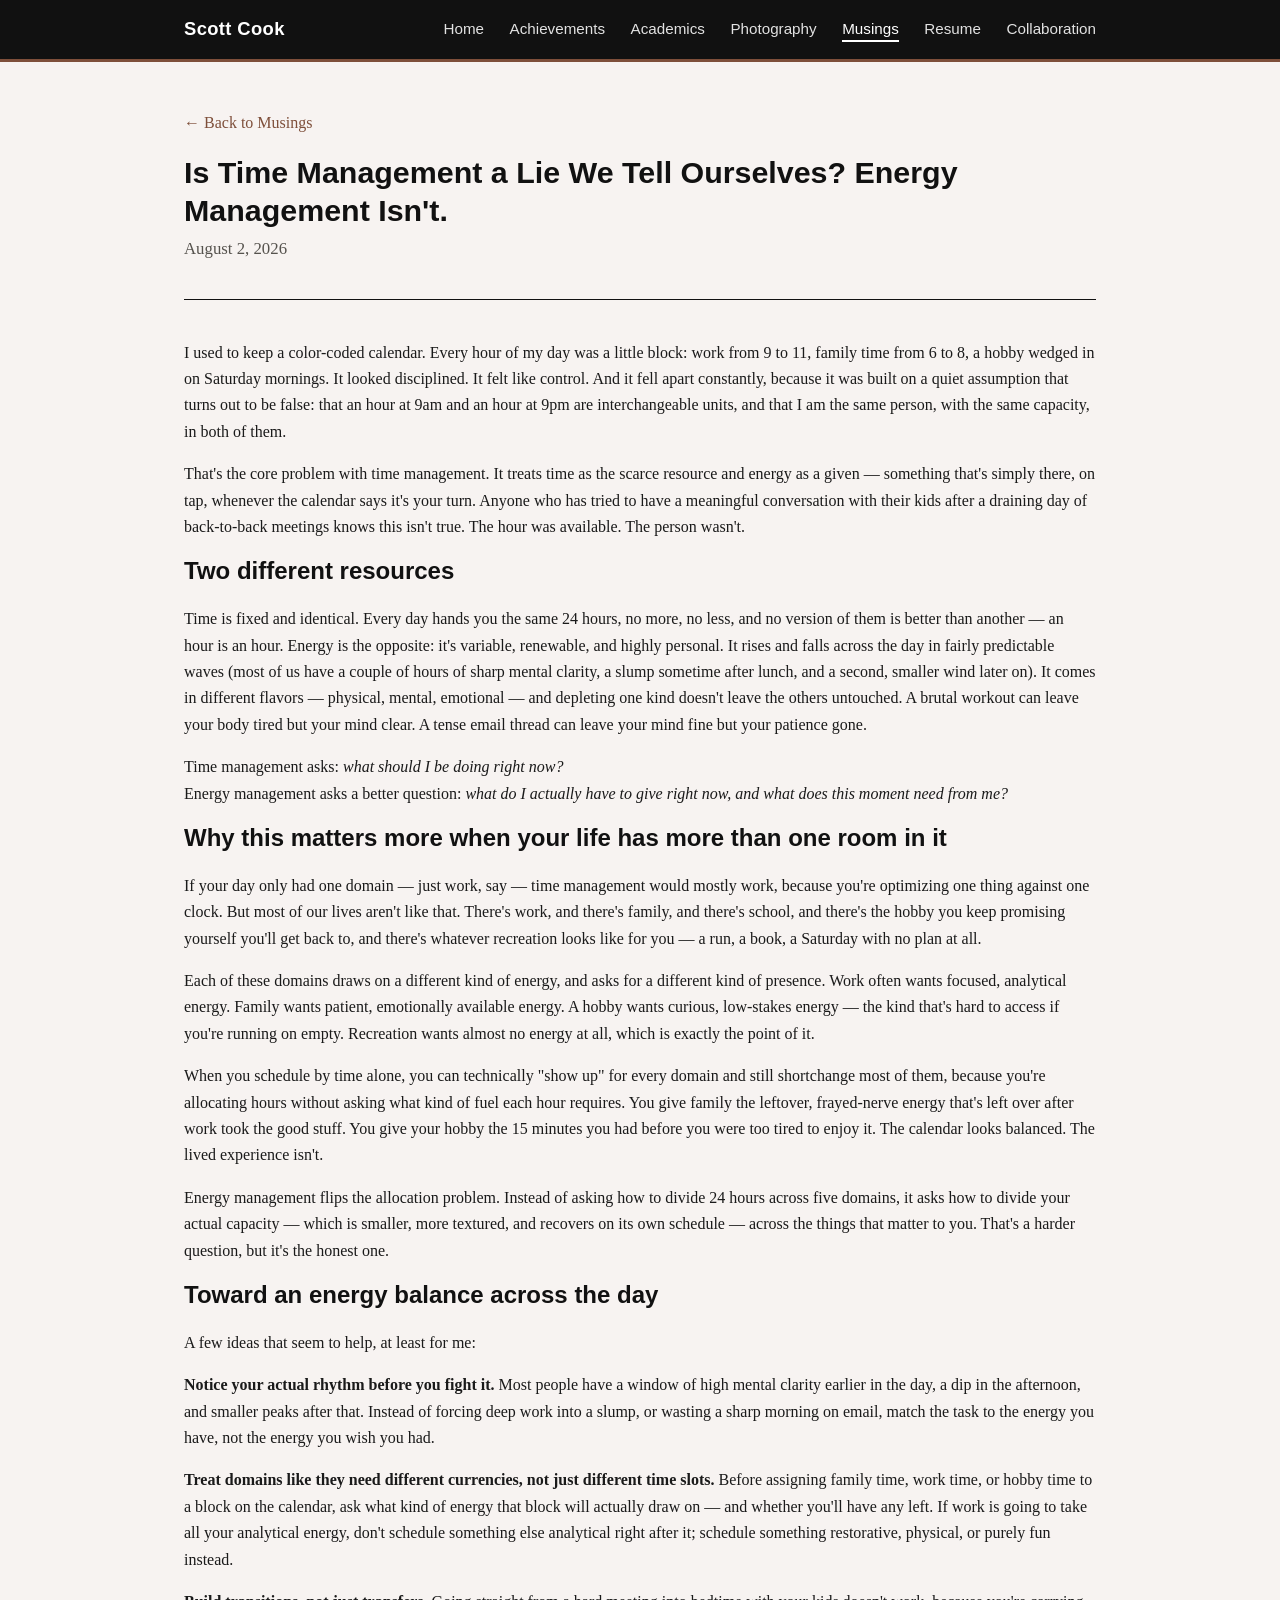
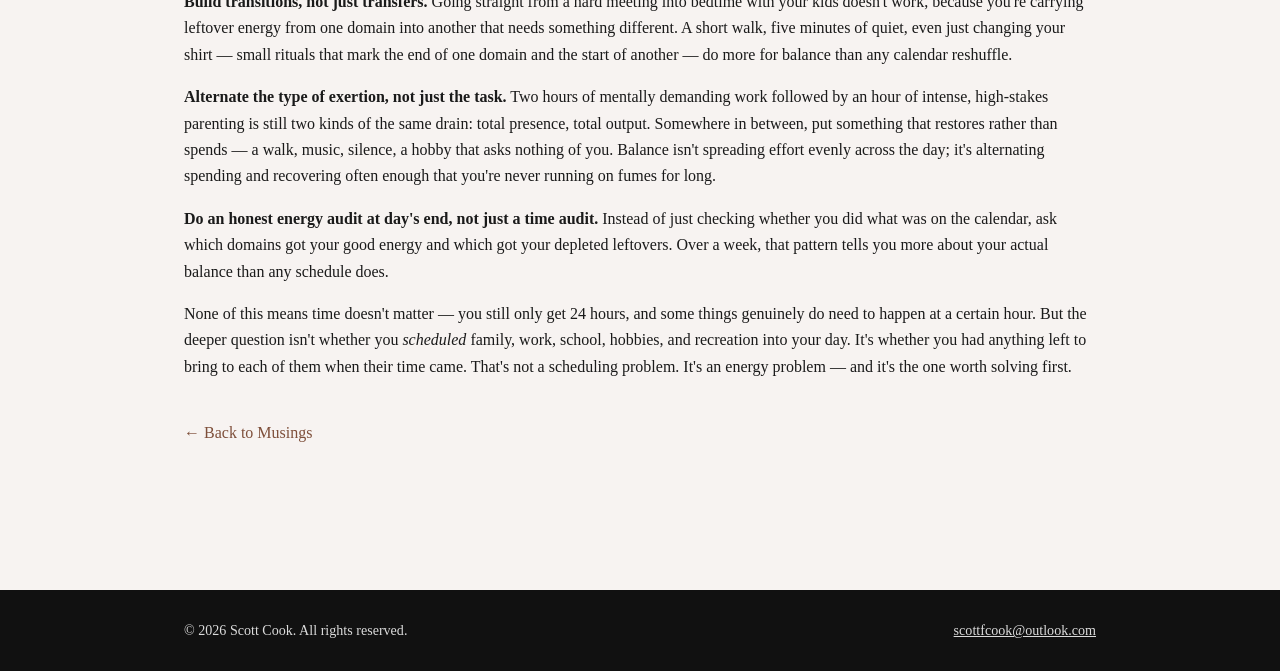
<file: musings-archive/time-management-vs-energy-management.html>
<!DOCTYPE html>
<html lang="en">
<head>
<meta charset="UTF-8">
<meta name="viewport" content="width=device-width, initial-scale=1.0">
<title>Is Time Management a Lie We Tell Ourselves? Energy Management Isn't. — Scott Cook</title>
<link rel="icon" href="../favicon.ico" sizes="any">
<link rel="icon" type="image/png" sizes="32x32" href="../favicon-32.png">
<link rel="icon" type="image/png" sizes="16x16" href="../favicon-16.png">
<link rel="apple-touch-icon" href="../apple-touch-icon.png">
<link rel="stylesheet" href="../styles.css">
</head>
<body>

<nav class="site-nav">
  <div class="container">
    <a href="../index.html" class="brand">Scott Cook</a>
    <ul>
      <li><a href="../index.html" class="nav-link">Home</a></li>
      <li><a href="../achievements.html" class="nav-link">Achievements</a></li>
      <li><a href="../academics.html" class="nav-link">Academics</a></li>
      <li><a href="../photography.html" class="nav-link">Photography</a></li>
      <li><a href="../musings.html" class="nav-link active">Musings</a></li>
      <li><a href="../resume.html" class="nav-link">Resume</a></li>
      <li><a href="../collaboration.html" class="nav-link">Collaboration</a></li>
    </ul>
  </div>
</nav>

<main>
  <div class="container">

    <p><a href="../musings.html">&larr; Back to Musings</a></p>

    <div class="page-header">
      <h1>Is Time Management a Lie We Tell Ourselves? Energy Management Isn't.</h1>
      <p class="subtitle">August 2, 2026</p>
    </div>

    <p>I used to keep a color-coded calendar. Every hour of my day was a little block: work from 9 to 11, family time from 6 to 8, a hobby wedged in on Saturday mornings. It looked disciplined. It felt like control. And it fell apart constantly, because it was built on a quiet assumption that turns out to be false: that an hour at 9am and an hour at 9pm are interchangeable units, and that I am the same person, with the same capacity, in both of them.</p>

    <p>That's the core problem with time management. It treats time as the scarce resource and energy as a given &mdash; something that's simply there, on tap, whenever the calendar says it's your turn. Anyone who has tried to have a meaningful conversation with their kids after a draining day of back-to-back meetings knows this isn't true. The hour was available. The person wasn't.</p>

    <h2>Two different resources</h2>

    <p>Time is fixed and identical. Every day hands you the same 24 hours, no more, no less, and no version of them is better than another &mdash; an hour is an hour. Energy is the opposite: it's variable, renewable, and highly personal. It rises and falls across the day in fairly predictable waves (most of us have a couple of hours of sharp mental clarity, a slump sometime after lunch, and a second, smaller wind later on). It comes in different flavors &mdash; physical, mental, emotional &mdash; and depleting one kind doesn't leave the others untouched. A brutal workout can leave your body tired but your mind clear. A tense email thread can leave your mind fine but your patience gone.</p>

    <p>Time management asks: <em>what should I be doing right now?</em><br>
    Energy management asks a better question: <em>what do I actually have to give right now, and what does this moment need from me?</em></p>

    <h2>Why this matters more when your life has more than one room in it</h2>

    <p>If your day only had one domain &mdash; just work, say &mdash; time management would mostly work, because you're optimizing one thing against one clock. But most of our lives aren't like that. There's work, and there's family, and there's school, and there's the hobby you keep promising yourself you'll get back to, and there's whatever recreation looks like for you &mdash; a run, a book, a Saturday with no plan at all.</p>

    <p>Each of these domains draws on a different kind of energy, and asks for a different kind of presence. Work often wants focused, analytical energy. Family wants patient, emotionally available energy. A hobby wants curious, low-stakes energy &mdash; the kind that's hard to access if you're running on empty. Recreation wants almost no energy at all, which is exactly the point of it.</p>

    <p>When you schedule by time alone, you can technically "show up" for every domain and still shortchange most of them, because you're allocating hours without asking what kind of fuel each hour requires. You give family the leftover, frayed-nerve energy that's left over after work took the good stuff. You give your hobby the 15 minutes you had before you were too tired to enjoy it. The calendar looks balanced. The lived experience isn't.</p>

    <p>Energy management flips the allocation problem. Instead of asking how to divide 24 hours across five domains, it asks how to divide your actual capacity &mdash; which is smaller, more textured, and recovers on its own schedule &mdash; across the things that matter to you. That's a harder question, but it's the honest one.</p>

    <h2>Toward an energy balance across the day</h2>

    <p>A few ideas that seem to help, at least for me:</p>

    <p><strong>Notice your actual rhythm before you fight it.</strong> Most people have a window of high mental clarity earlier in the day, a dip in the afternoon, and smaller peaks after that. Instead of forcing deep work into a slump, or wasting a sharp morning on email, match the task to the energy you have, not the energy you wish you had.</p>

    <p><strong>Treat domains like they need different currencies, not just different time slots.</strong> Before assigning family time, work time, or hobby time to a block on the calendar, ask what kind of energy that block will actually draw on &mdash; and whether you'll have any left. If work is going to take all your analytical energy, don't schedule something else analytical right after it; schedule something restorative, physical, or purely fun instead.</p>

    <p><strong>Build transitions, not just transfers.</strong> Going straight from a hard meeting into bedtime with your kids doesn't work, because you're carrying leftover energy from one domain into another that needs something different. A short walk, five minutes of quiet, even just changing your shirt &mdash; small rituals that mark the end of one domain and the start of another &mdash; do more for balance than any calendar reshuffle.</p>

    <p><strong>Alternate the type of exertion, not just the task.</strong> Two hours of mentally demanding work followed by an hour of intense, high-stakes parenting is still two kinds of the same drain: total presence, total output. Somewhere in between, put something that restores rather than spends &mdash; a walk, music, silence, a hobby that asks nothing of you. Balance isn't spreading effort evenly across the day; it's alternating spending and recovering often enough that you're never running on fumes for long.</p>

    <p><strong>Do an honest energy audit at day's end, not just a time audit.</strong> Instead of just checking whether you did what was on the calendar, ask which domains got your good energy and which got your depleted leftovers. Over a week, that pattern tells you more about your actual balance than any schedule does.</p>

    <p>None of this means time doesn't matter &mdash; you still only get 24 hours, and some things genuinely do need to happen at a certain hour. But the deeper question isn't whether you <em>scheduled</em> family, work, school, hobbies, and recreation into your day. It's whether you had anything left to bring to each of them when their time came. That's not a scheduling problem. It's an energy problem &mdash; and it's the one worth solving first.</p>

    <p style="margin-top: 2.5rem;"><a href="../musings.html">&larr; Back to Musings</a></p>

  </div>
</main>

<footer class="site-footer">
  <div class="container">
    <span>&copy; 2026 Scott Cook. All rights reserved.</span>
    <span><a href="mailto:scottfcook@outlook.com">scottfcook@outlook.com</a></span>
  </div>
</footer>

</body>
</html>
</file>
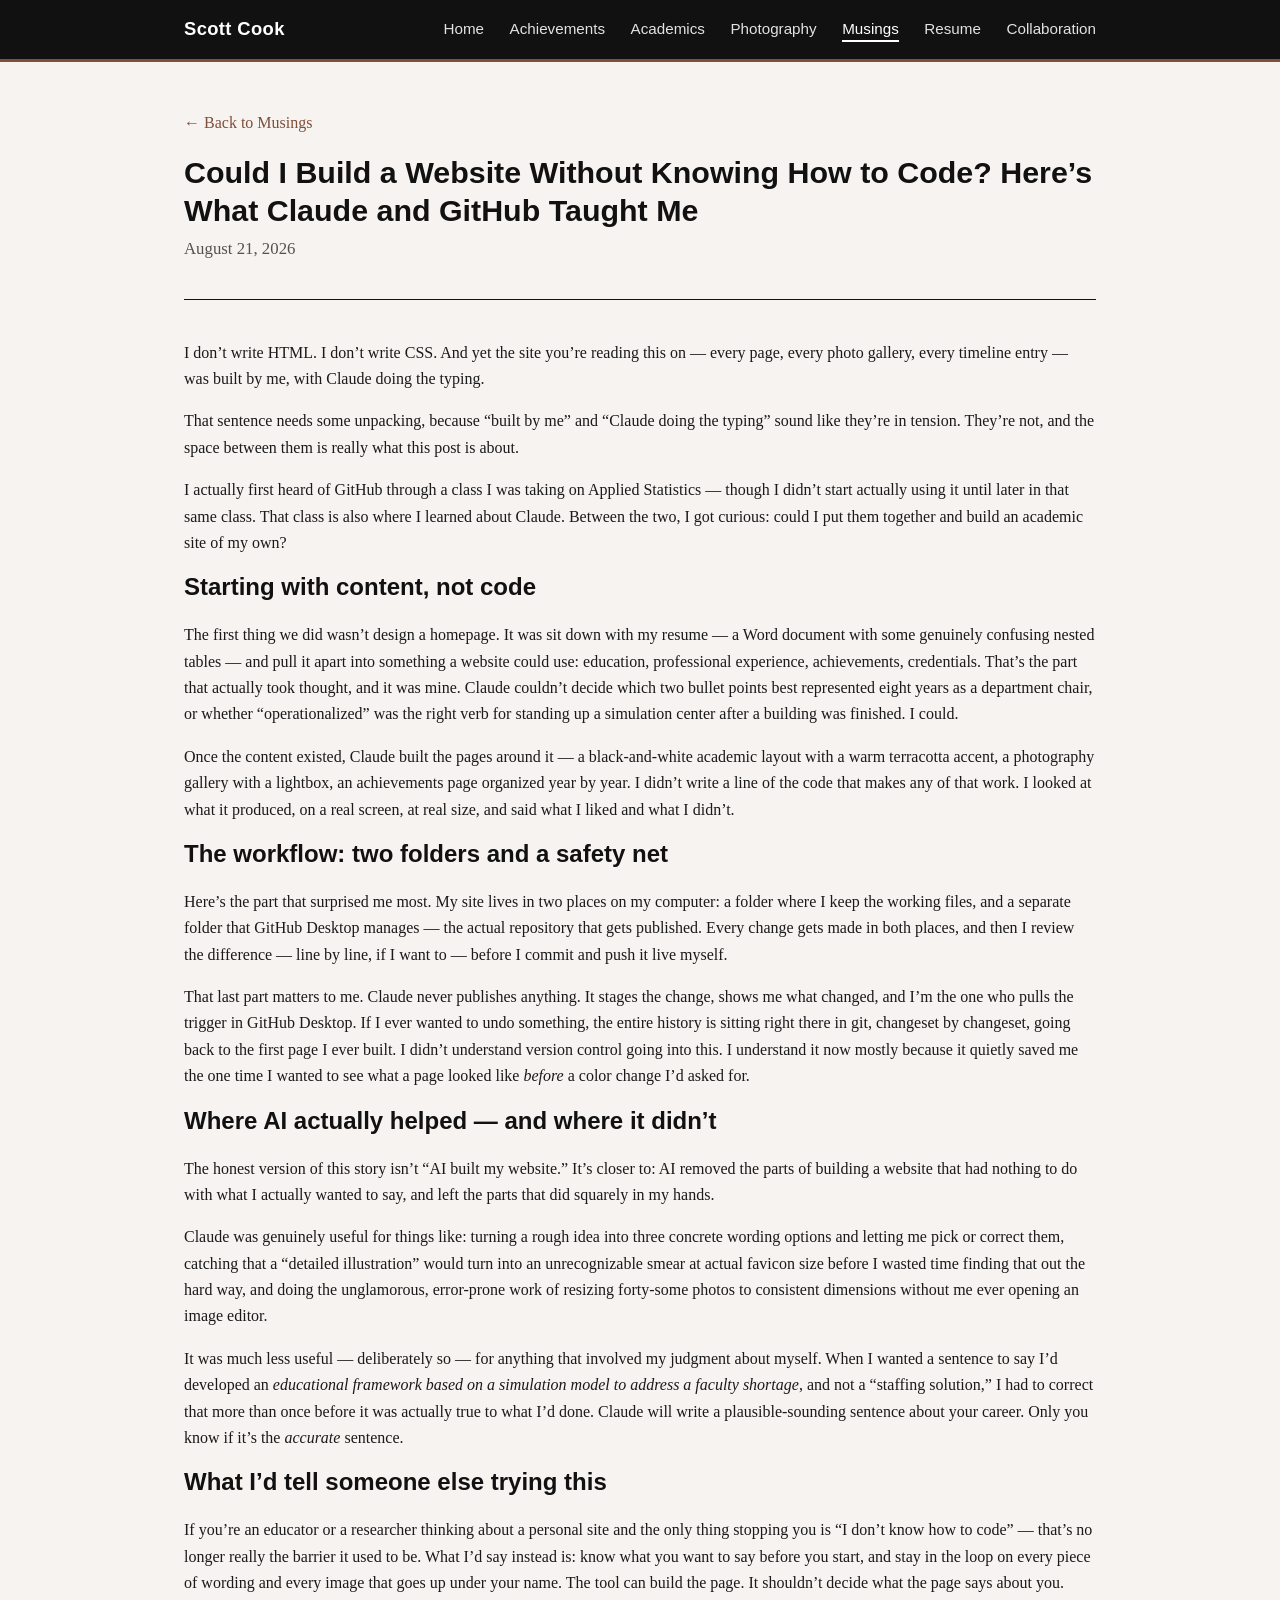
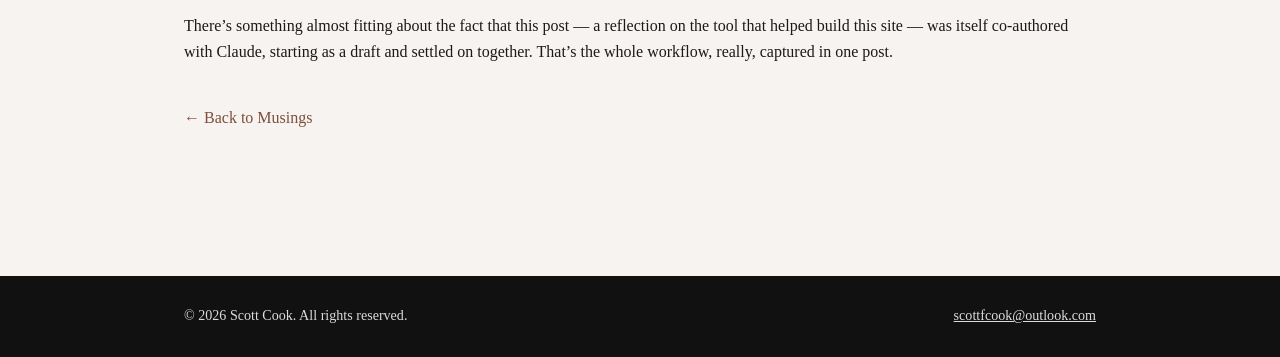
<file: musings/building-this-site-with-claude-and-github.html>
<!DOCTYPE html>
<html lang="en">
<head>
<meta charset="UTF-8">
<meta name="viewport" content="width=device-width, initial-scale=1.0">
<title>Could I Build a Website Without Knowing How to Code? Here&rsquo;s What Claude and GitHub Taught Me — Scott Cook</title>
<link rel="icon" href="../favicon.ico" sizes="any">
<link rel="icon" type="image/png" sizes="32x32" href="../favicon-32.png">
<link rel="icon" type="image/png" sizes="16x16" href="../favicon-16.png">
<link rel="apple-touch-icon" href="../apple-touch-icon.png">
<link rel="stylesheet" href="../styles.css">
</head>
<body>

<nav class="site-nav">
  <div class="container">
    <a href="../index.html" class="brand">Scott Cook</a>
    <ul>
      <li><a href="../index.html" class="nav-link">Home</a></li>
      <li><a href="../achievements.html" class="nav-link">Achievements</a></li>
      <li><a href="../academics.html" class="nav-link">Academics</a></li>
      <li><a href="../photography.html" class="nav-link">Photography</a></li>
      <li><a href="../musings.html" class="nav-link active">Musings</a></li>
      <li><a href="../resume.html" class="nav-link">Resume</a></li>
      <li><a href="../collaboration.html" class="nav-link">Collaboration</a></li>
    </ul>
  </div>
</nav>

<main>
  <div class="container">

    <p><a href="../musings.html">&larr; Back to Musings</a></p>

    <div class="page-header">
      <h1>Could I Build a Website Without Knowing How to Code? Here&rsquo;s What Claude and GitHub Taught Me</h1>
      <p class="subtitle">August 21, 2026</p>
    </div>

    <p>I don&rsquo;t write HTML. I don&rsquo;t write CSS. And yet the site you&rsquo;re reading this on &mdash; every page, every photo gallery, every timeline entry &mdash; was built by me, with Claude doing the typing.</p>

    <p>That sentence needs some unpacking, because &ldquo;built by me&rdquo; and &ldquo;Claude doing the typing&rdquo; sound like they&rsquo;re in tension. They&rsquo;re not, and the space between them is really what this post is about.</p>

    <p>I actually first heard of GitHub through a class I was taking on Applied Statistics &mdash; though I didn&rsquo;t start actually using it until later in that same class. That class is also where I learned about Claude. Between the two, I got curious: could I put them together and build an academic site of my own?</p>

    <h2>Starting with content, not code</h2>

    <p>The first thing we did wasn&rsquo;t design a homepage. It was sit down with my resume &mdash; a Word document with some genuinely confusing nested tables &mdash; and pull it apart into something a website could use: education, professional experience, achievements, credentials. That&rsquo;s the part that actually took thought, and it was mine. Claude couldn&rsquo;t decide which two bullet points best represented eight years as a department chair, or whether &ldquo;operationalized&rdquo; was the right verb for standing up a simulation center after a building was finished. I could.</p>

    <p>Once the content existed, Claude built the pages around it &mdash; a black-and-white academic layout with a warm terracotta accent, a photography gallery with a lightbox, an achievements page organized year by year. I didn&rsquo;t write a line of the code that makes any of that work. I looked at what it produced, on a real screen, at real size, and said what I liked and what I didn&rsquo;t.</p>

    <h2>The workflow: two folders and a safety net</h2>

    <p>Here&rsquo;s the part that surprised me most. My site lives in two places on my computer: a folder where I keep the working files, and a separate folder that GitHub Desktop manages &mdash; the actual repository that gets published. Every change gets made in both places, and then I review the difference &mdash; line by line, if I want to &mdash; before I commit and push it live myself.</p>

    <p>That last part matters to me. Claude never publishes anything. It stages the change, shows me what changed, and I&rsquo;m the one who pulls the trigger in GitHub Desktop. If I ever wanted to undo something, the entire history is sitting right there in git, changeset by changeset, going back to the first page I ever built. I didn&rsquo;t understand version control going into this. I understand it now mostly because it quietly saved me the one time I wanted to see what a page looked like <em>before</em> a color change I&rsquo;d asked for.</p>

    <h2>Where AI actually helped &mdash; and where it didn&rsquo;t</h2>

    <p>The honest version of this story isn&rsquo;t &ldquo;AI built my website.&rdquo; It&rsquo;s closer to: AI removed the parts of building a website that had nothing to do with what I actually wanted to say, and left the parts that did squarely in my hands.</p>

    <p>Claude was genuinely useful for things like: turning a rough idea into three concrete wording options and letting me pick or correct them, catching that a &ldquo;detailed illustration&rdquo; would turn into an unrecognizable smear at actual favicon size before I wasted time finding that out the hard way, and doing the unglamorous, error-prone work of resizing forty-some photos to consistent dimensions without me ever opening an image editor.</p>

    <p>It was much less useful &mdash; deliberately so &mdash; for anything that involved my judgment about myself. When I wanted a sentence to say I&rsquo;d developed an <em>educational framework based on a simulation model to address a faculty shortage</em>, and not a &ldquo;staffing solution,&rdquo; I had to correct that more than once before it was actually true to what I&rsquo;d done. Claude will write a plausible-sounding sentence about your career. Only you know if it&rsquo;s the <em>accurate</em> sentence.</p>

    <h2>What I&rsquo;d tell someone else trying this</h2>

    <p>If you&rsquo;re an educator or a researcher thinking about a personal site and the only thing stopping you is &ldquo;I don&rsquo;t know how to code&rdquo; &mdash; that&rsquo;s no longer really the barrier it used to be. What I&rsquo;d say instead is: know what you want to say before you start, and stay in the loop on every piece of wording and every image that goes up under your name. The tool can build the page. It shouldn&rsquo;t decide what the page says about you.</p>

    <p>There&rsquo;s something almost fitting about the fact that this post &mdash; a reflection on the tool that helped build this site &mdash; was itself co-authored with Claude, starting as a draft and settled on together. That&rsquo;s the whole workflow, really, captured in one post.</p>

    <p style="margin-top: 2.5rem;"><a href="../musings.html">&larr; Back to Musings</a></p>

  </div>
</main>

<footer class="site-footer">
  <div class="container">
    <span>&copy; 2026 Scott Cook. All rights reserved.</span>
    <span><a href="mailto:scottfcook@outlook.com">scottfcook@outlook.com</a></span>
  </div>
</footer>

</body>
</html>
</file>
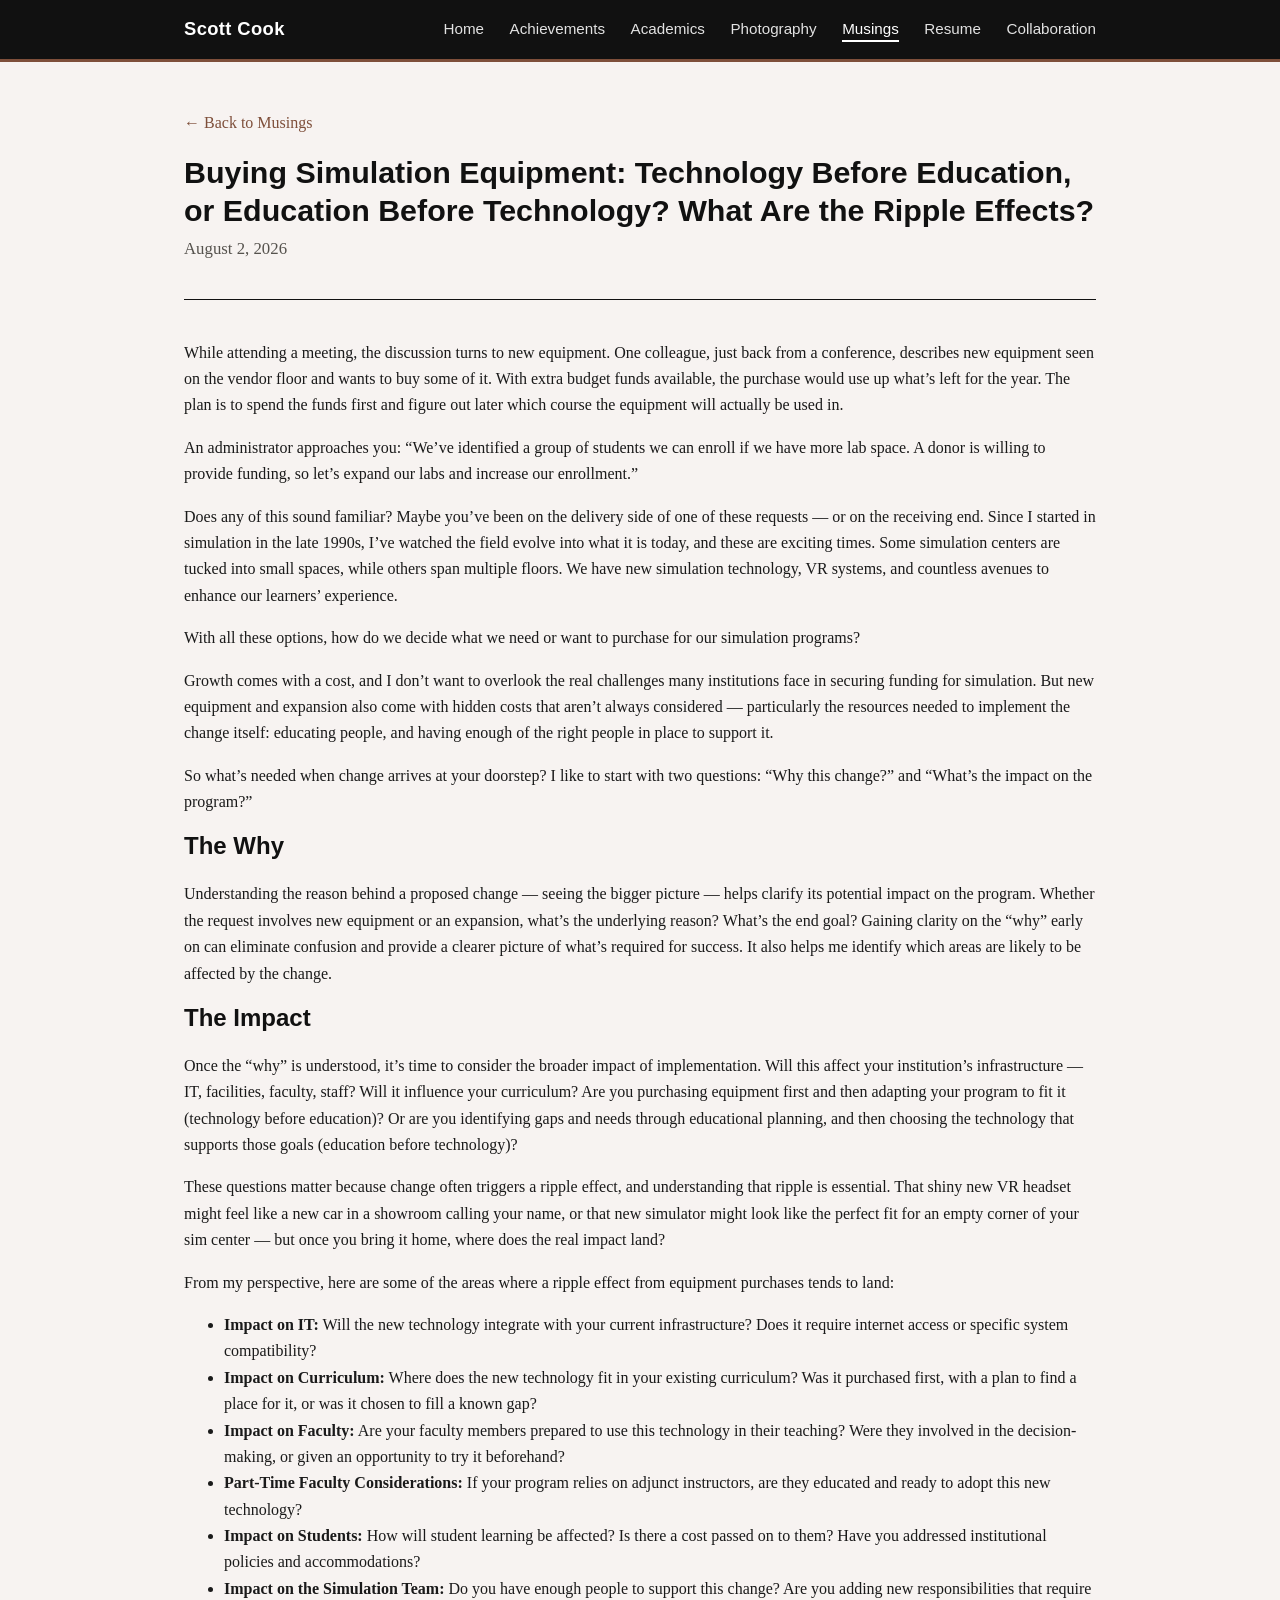
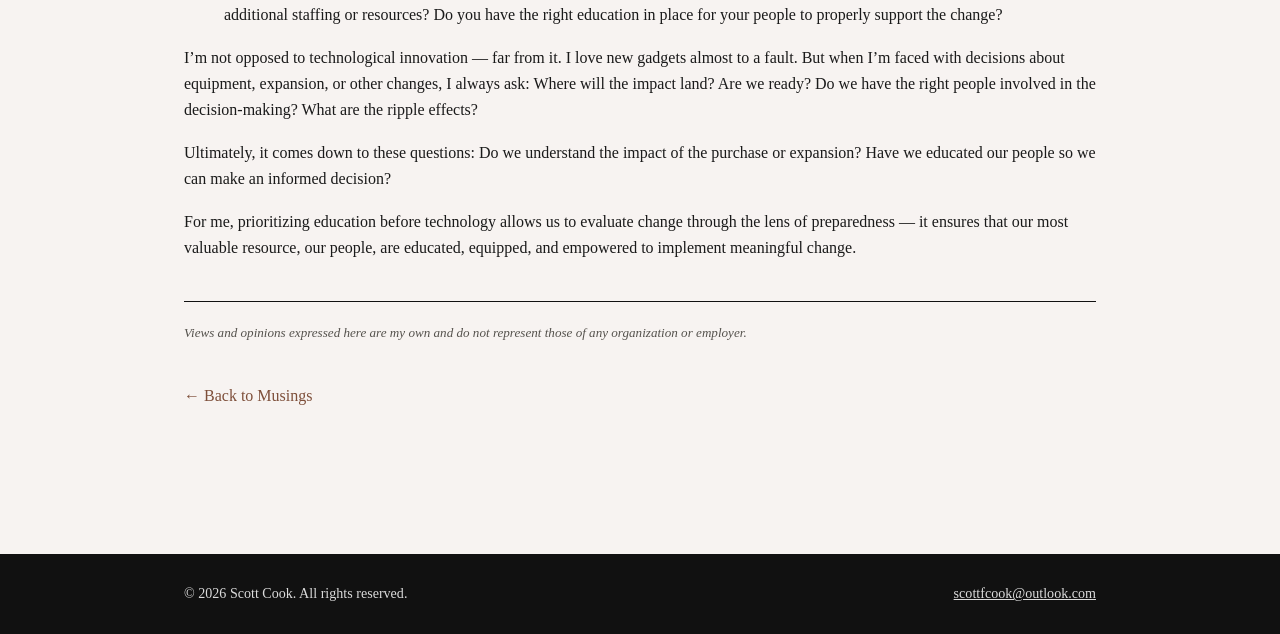
<file: musings/buying-simulation-equipment.html>
<!DOCTYPE html>
<html lang="en">
<head>
<meta charset="UTF-8">
<meta name="viewport" content="width=device-width, initial-scale=1.0">
<title>Buying Simulation Equipment: Technology Before Education, or Education Before Technology? — Scott Cook</title>
<link rel="icon" href="../favicon.ico" sizes="any">
<link rel="icon" type="image/png" sizes="32x32" href="../favicon-32.png">
<link rel="icon" type="image/png" sizes="16x16" href="../favicon-16.png">
<link rel="apple-touch-icon" href="../apple-touch-icon.png">
<link rel="stylesheet" href="../styles.css">
</head>
<body>

<nav class="site-nav">
  <div class="container">
    <a href="../index.html" class="brand">Scott Cook</a>
    <ul>
      <li><a href="../index.html" class="nav-link">Home</a></li>
      <li><a href="../achievements.html" class="nav-link">Achievements</a></li>
      <li><a href="../academics.html" class="nav-link">Academics</a></li>
      <li><a href="../photography.html" class="nav-link">Photography</a></li>
      <li><a href="../musings.html" class="nav-link active">Musings</a></li>
      <li><a href="../resume.html" class="nav-link">Resume</a></li>
      <li><a href="../collaboration.html" class="nav-link">Collaboration</a></li>
    </ul>
  </div>
</nav>

<main>
  <div class="container">

    <p><a href="../musings.html">&larr; Back to Musings</a></p>

    <div class="page-header">
      <h1>Buying Simulation Equipment: Technology Before Education, or Education Before Technology? What Are the Ripple Effects?</h1>
      <p class="subtitle">August 2, 2026</p>
    </div>

    <p>While attending a meeting, the discussion turns to new equipment. One colleague, just back from a conference, describes new equipment seen on the vendor floor and wants to buy some of it. With extra budget funds available, the purchase would use up what&rsquo;s left for the year. The plan is to spend the funds first and figure out later which course the equipment will actually be used in.</p>

    <p>An administrator approaches you: &ldquo;We&rsquo;ve identified a group of students we can enroll if we have more lab space. A donor is willing to provide funding, so let&rsquo;s expand our labs and increase our enrollment.&rdquo;</p>

    <p>Does any of this sound familiar? Maybe you&rsquo;ve been on the delivery side of one of these requests &mdash; or on the receiving end. Since I started in simulation in the late 1990s, I&rsquo;ve watched the field evolve into what it is today, and these are exciting times. Some simulation centers are tucked into small spaces, while others span multiple floors. We have new simulation technology, VR systems, and countless avenues to enhance our learners&rsquo; experience.</p>

    <p>With all these options, how do we decide what we need or want to purchase for our simulation programs?</p>

    <p>Growth comes with a cost, and I don&rsquo;t want to overlook the real challenges many institutions face in securing funding for simulation. But new equipment and expansion also come with hidden costs that aren&rsquo;t always considered &mdash; particularly the resources needed to implement the change itself: educating people, and having enough of the right people in place to support it.</p>

    <p>So what&rsquo;s needed when change arrives at your doorstep? I like to start with two questions: &ldquo;Why this change?&rdquo; and &ldquo;What&rsquo;s the impact on the program?&rdquo;</p>

    <h2>The Why</h2>

    <p>Understanding the reason behind a proposed change &mdash; seeing the bigger picture &mdash; helps clarify its potential impact on the program. Whether the request involves new equipment or an expansion, what&rsquo;s the underlying reason? What&rsquo;s the end goal? Gaining clarity on the &ldquo;why&rdquo; early on can eliminate confusion and provide a clearer picture of what&rsquo;s required for success. It also helps me identify which areas are likely to be affected by the change.</p>

    <h2>The Impact</h2>

    <p>Once the &ldquo;why&rdquo; is understood, it&rsquo;s time to consider the broader impact of implementation. Will this affect your institution&rsquo;s infrastructure &mdash; IT, facilities, faculty, staff? Will it influence your curriculum? Are you purchasing equipment first and then adapting your program to fit it (technology before education)? Or are you identifying gaps and needs through educational planning, and then choosing the technology that supports those goals (education before technology)?</p>

    <p>These questions matter because change often triggers a ripple effect, and understanding that ripple is essential. That shiny new VR headset might feel like a new car in a showroom calling your name, or that new simulator might look like the perfect fit for an empty corner of your sim center &mdash; but once you bring it home, where does the real impact land?</p>

    <p>From my perspective, here are some of the areas where a ripple effect from equipment purchases tends to land:</p>

    <ul>
      <li><strong>Impact on IT:</strong> Will the new technology integrate with your current infrastructure? Does it require internet access or specific system compatibility?</li>
      <li><strong>Impact on Curriculum:</strong> Where does the new technology fit in your existing curriculum? Was it purchased first, with a plan to find a place for it, or was it chosen to fill a known gap?</li>
      <li><strong>Impact on Faculty:</strong> Are your faculty members prepared to use this technology in their teaching? Were they involved in the decision-making, or given an opportunity to try it beforehand?</li>
      <li><strong>Part-Time Faculty Considerations:</strong> If your program relies on adjunct instructors, are they educated and ready to adopt this new technology?</li>
      <li><strong>Impact on Students:</strong> How will student learning be affected? Is there a cost passed on to them? Have you addressed institutional policies and accommodations?</li>
      <li><strong>Impact on the Simulation Team:</strong> Do you have enough people to support this change? Are you adding new responsibilities that require additional staffing or resources? Do you have the right education in place for your people to properly support the change?</li>
    </ul>

    <p>I&rsquo;m not opposed to technological innovation &mdash; far from it. I love new gadgets almost to a fault. But when I&rsquo;m faced with decisions about equipment, expansion, or other changes, I always ask: Where will the impact land? Are we ready? Do we have the right people involved in the decision-making? What are the ripple effects?</p>

    <p>Ultimately, it comes down to these questions: Do we understand the impact of the purchase or expansion? Have we educated our people so we can make an informed decision?</p>

    <p>For me, prioritizing education before technology allows us to evaluate change through the lens of preparedness &mdash; it ensures that our most valuable resource, our people, are educated, equipped, and empowered to implement meaningful change.</p>

    <p class="page-disclaimer">Views and opinions expressed here are my own and do not represent those of any organization or employer.</p>

    <p style="margin-top: 2.5rem;"><a href="../musings.html">&larr; Back to Musings</a></p>

  </div>
</main>

<footer class="site-footer">
  <div class="container">
    <span>&copy; 2026 Scott Cook. All rights reserved.</span>
    <span><a href="mailto:scottfcook@outlook.com">scottfcook@outlook.com</a></span>
  </div>
</footer>

</body>
</html>
</file>
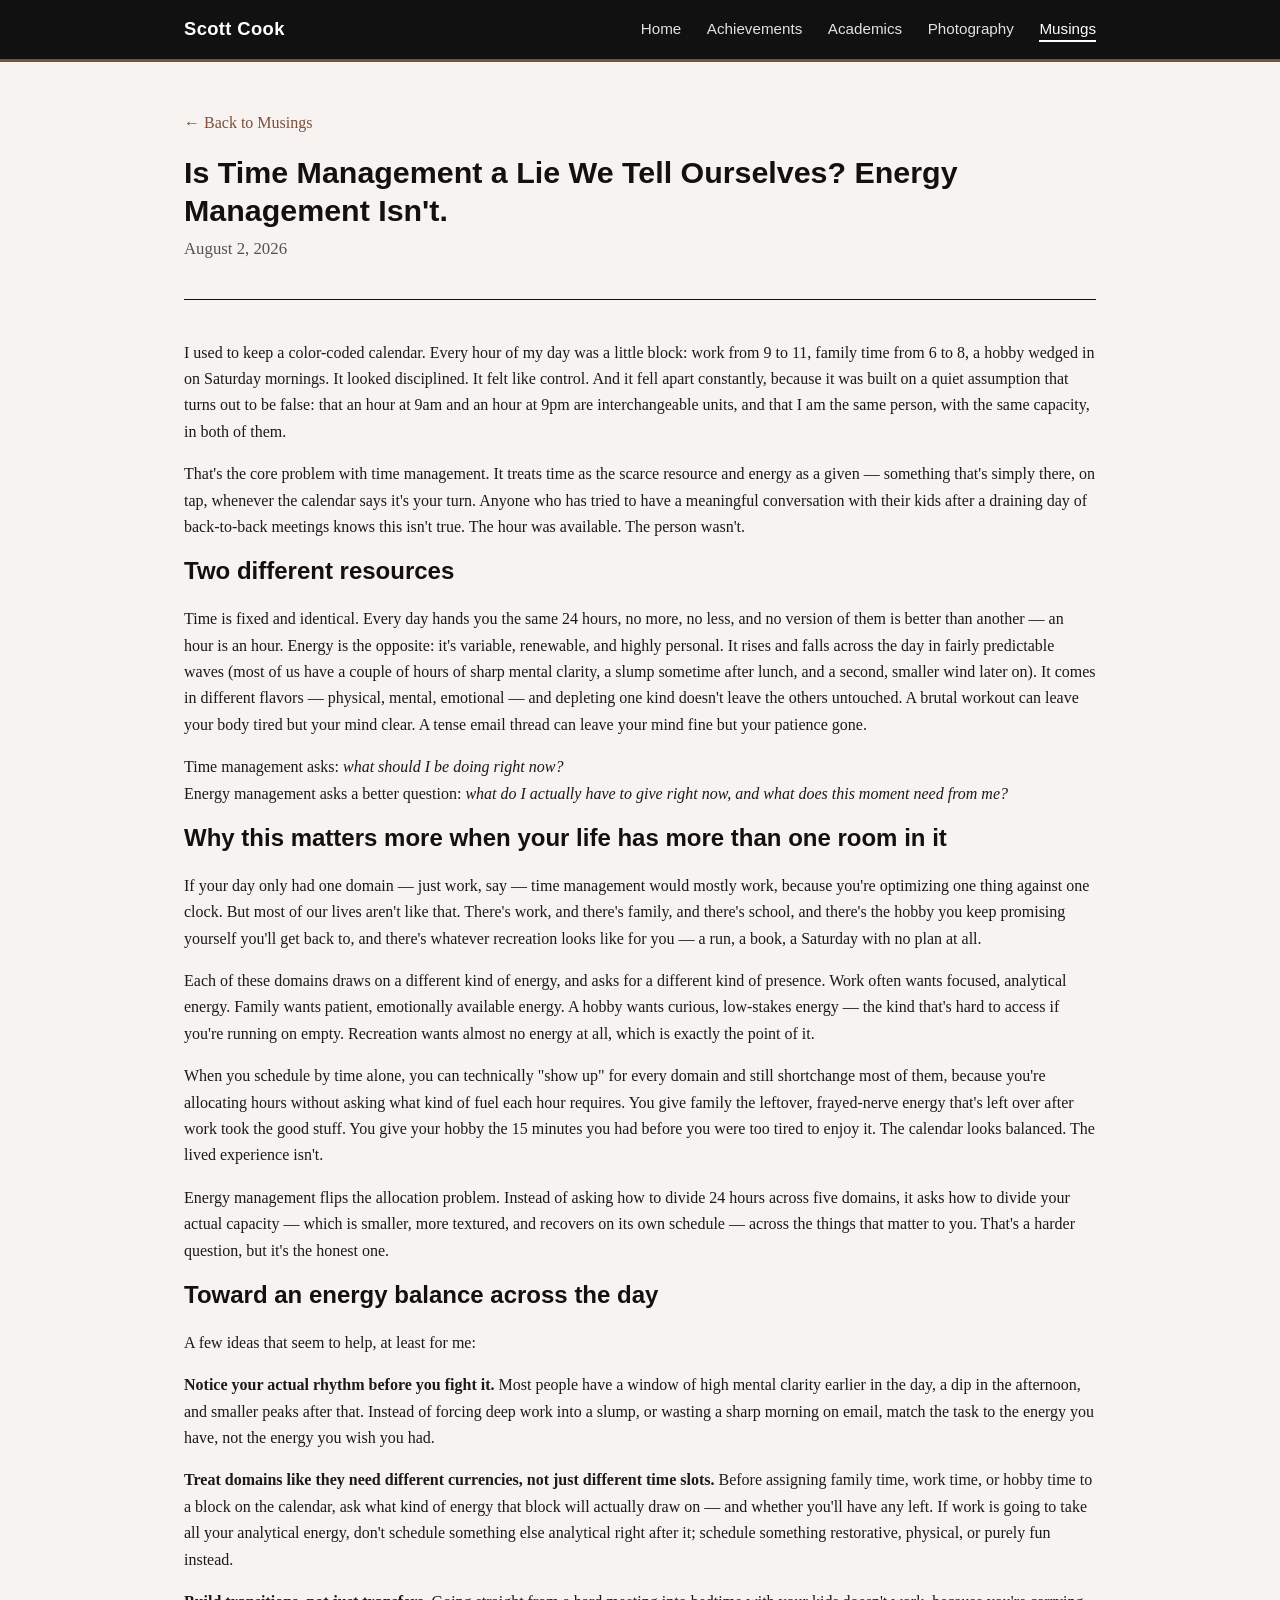
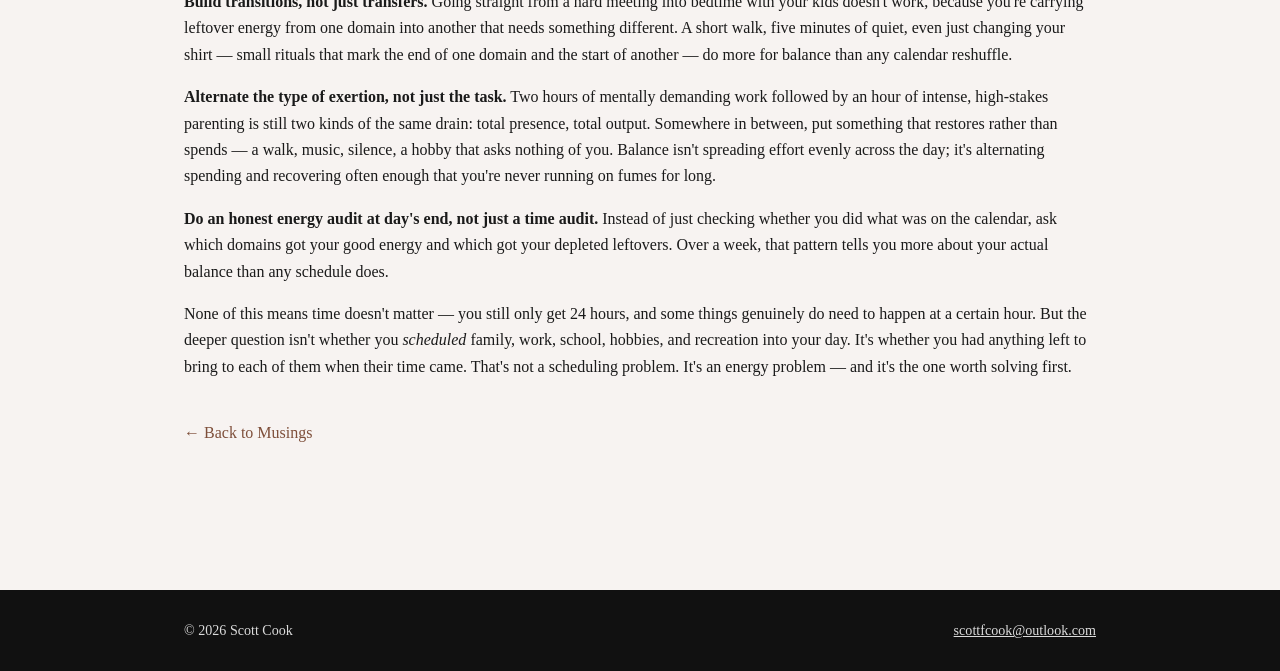
<file: musings/time-management-vs-energy-management.html>
<!DOCTYPE html>
<html lang="en">
<head>
<meta charset="UTF-8">
<meta name="viewport" content="width=device-width, initial-scale=1.0">
<title>Is Time Management a Lie We Tell Ourselves? Energy Management Isn't. — Scott Cook</title>
<link rel="icon" href="../favicon.ico" sizes="any">
<link rel="icon" type="image/png" sizes="32x32" href="../favicon-32.png">
<link rel="icon" type="image/png" sizes="16x16" href="../favicon-16.png">
<link rel="apple-touch-icon" href="../apple-touch-icon.png">
<link rel="stylesheet" href="../styles.css">
</head>
<body>

<nav class="site-nav">
  <div class="container">
    <a href="../index.html" class="brand">Scott Cook</a>
    <ul>
      <li><a href="../index.html" class="nav-link">Home</a></li>
      <li><a href="../achievements.html" class="nav-link">Achievements</a></li>
      <li><a href="../academics.html" class="nav-link">Academics</a></li>
      <li><a href="../photography.html" class="nav-link">Photography</a></li>
      <li><a href="../musings.html" class="nav-link active">Musings</a></li>
    </ul>
  </div>
</nav>

<main>
  <div class="container">

    <p><a href="../musings.html">&larr; Back to Musings</a></p>

    <div class="page-header">
      <h1>Is Time Management a Lie We Tell Ourselves? Energy Management Isn't.</h1>
      <p class="subtitle">August 2, 2026</p>
    </div>

    <p>I used to keep a color-coded calendar. Every hour of my day was a little block: work from 9 to 11, family time from 6 to 8, a hobby wedged in on Saturday mornings. It looked disciplined. It felt like control. And it fell apart constantly, because it was built on a quiet assumption that turns out to be false: that an hour at 9am and an hour at 9pm are interchangeable units, and that I am the same person, with the same capacity, in both of them.</p>

    <p>That's the core problem with time management. It treats time as the scarce resource and energy as a given &mdash; something that's simply there, on tap, whenever the calendar says it's your turn. Anyone who has tried to have a meaningful conversation with their kids after a draining day of back-to-back meetings knows this isn't true. The hour was available. The person wasn't.</p>

    <h2>Two different resources</h2>

    <p>Time is fixed and identical. Every day hands you the same 24 hours, no more, no less, and no version of them is better than another &mdash; an hour is an hour. Energy is the opposite: it's variable, renewable, and highly personal. It rises and falls across the day in fairly predictable waves (most of us have a couple of hours of sharp mental clarity, a slump sometime after lunch, and a second, smaller wind later on). It comes in different flavors &mdash; physical, mental, emotional &mdash; and depleting one kind doesn't leave the others untouched. A brutal workout can leave your body tired but your mind clear. A tense email thread can leave your mind fine but your patience gone.</p>

    <p>Time management asks: <em>what should I be doing right now?</em><br>
    Energy management asks a better question: <em>what do I actually have to give right now, and what does this moment need from me?</em></p>

    <h2>Why this matters more when your life has more than one room in it</h2>

    <p>If your day only had one domain &mdash; just work, say &mdash; time management would mostly work, because you're optimizing one thing against one clock. But most of our lives aren't like that. There's work, and there's family, and there's school, and there's the hobby you keep promising yourself you'll get back to, and there's whatever recreation looks like for you &mdash; a run, a book, a Saturday with no plan at all.</p>

    <p>Each of these domains draws on a different kind of energy, and asks for a different kind of presence. Work often wants focused, analytical energy. Family wants patient, emotionally available energy. A hobby wants curious, low-stakes energy &mdash; the kind that's hard to access if you're running on empty. Recreation wants almost no energy at all, which is exactly the point of it.</p>

    <p>When you schedule by time alone, you can technically "show up" for every domain and still shortchange most of them, because you're allocating hours without asking what kind of fuel each hour requires. You give family the leftover, frayed-nerve energy that's left over after work took the good stuff. You give your hobby the 15 minutes you had before you were too tired to enjoy it. The calendar looks balanced. The lived experience isn't.</p>

    <p>Energy management flips the allocation problem. Instead of asking how to divide 24 hours across five domains, it asks how to divide your actual capacity &mdash; which is smaller, more textured, and recovers on its own schedule &mdash; across the things that matter to you. That's a harder question, but it's the honest one.</p>

    <h2>Toward an energy balance across the day</h2>

    <p>A few ideas that seem to help, at least for me:</p>

    <p><strong>Notice your actual rhythm before you fight it.</strong> Most people have a window of high mental clarity earlier in the day, a dip in the afternoon, and smaller peaks after that. Instead of forcing deep work into a slump, or wasting a sharp morning on email, match the task to the energy you have, not the energy you wish you had.</p>

    <p><strong>Treat domains like they need different currencies, not just different time slots.</strong> Before assigning family time, work time, or hobby time to a block on the calendar, ask what kind of energy that block will actually draw on &mdash; and whether you'll have any left. If work is going to take all your analytical energy, don't schedule something else analytical right after it; schedule something restorative, physical, or purely fun instead.</p>

    <p><strong>Build transitions, not just transfers.</strong> Going straight from a hard meeting into bedtime with your kids doesn't work, because you're carrying leftover energy from one domain into another that needs something different. A short walk, five minutes of quiet, even just changing your shirt &mdash; small rituals that mark the end of one domain and the start of another &mdash; do more for balance than any calendar reshuffle.</p>

    <p><strong>Alternate the type of exertion, not just the task.</strong> Two hours of mentally demanding work followed by an hour of intense, high-stakes parenting is still two kinds of the same drain: total presence, total output. Somewhere in between, put something that restores rather than spends &mdash; a walk, music, silence, a hobby that asks nothing of you. Balance isn't spreading effort evenly across the day; it's alternating spending and recovering often enough that you're never running on fumes for long.</p>

    <p><strong>Do an honest energy audit at day's end, not just a time audit.</strong> Instead of just checking whether you did what was on the calendar, ask which domains got your good energy and which got your depleted leftovers. Over a week, that pattern tells you more about your actual balance than any schedule does.</p>

    <p>None of this means time doesn't matter &mdash; you still only get 24 hours, and some things genuinely do need to happen at a certain hour. But the deeper question isn't whether you <em>scheduled</em> family, work, school, hobbies, and recreation into your day. It's whether you had anything left to bring to each of them when their time came. That's not a scheduling problem. It's an energy problem &mdash; and it's the one worth solving first.</p>

    <p style="margin-top: 2.5rem;"><a href="../musings.html">&larr; Back to Musings</a></p>

  </div>
</main>

<footer class="site-footer">
  <div class="container">
    <span>&copy; 2026 Scott Cook</span>
    <span><a href="mailto:scottfcook@outlook.com">scottfcook@outlook.com</a></span>
  </div>
</footer>

</body>
</html>
</file>
<file: styles.css>
/* ============================================================
   Scott Cook — Academic Website
   Shared stylesheet — black/white with a light terracotta accent
   ============================================================ */

:root {
  /* Mostly black/white/gray, with one muted accent used sparingly for
     links, timeline markers, and small labels */
  --color-bg:        #f7f3f1;   /* warm off-white, gentle terracotta tint */
  --color-bg-alt:    #ece5e1;   /* warm pale taupe, for cards/sections */
  --color-border:    #111111;  /* black hairline border */
  --color-text:      #1a1a1a;   /* near-black body text */
  --color-text-soft: #55524d;   /* warm gray, secondary text */
  --color-heading:   #111111;  /* black headings */
  --color-accent:    #7e4f3a;  /* light-touch terracotta accent — links, meta, timeline dots */
  --color-accent-2:  #7e4f3a;  /* same accent, used for callout labels/border */
  --color-accent-3:  #654030;  /* darker terracotta, hover states / buttons */
  --color-nav-bg:    #111111;  /* black nav background */
  --color-nav-text:  #ffffff;   /* white text on nav */

  --max-width: 960px;
  --radius: 4px;
}

* {
  box-sizing: border-box;
}

html {
  scroll-behavior: smooth;
}

body {
  margin: 0;
  font-family: "Iowan Old Style", "Palatino Linotype", Georgia, "Times New Roman", serif;
  background-color: var(--color-bg);
  color: var(--color-text);
  line-height: 1.65;
  -webkit-font-smoothing: antialiased;
}

h1, h2, h3, h4 {
  font-family: "Trebuchet MS", "Segoe UI", Helvetica, Arial, sans-serif;
  color: var(--color-heading);
  line-height: 1.25;
  margin-top: 0;
}

a {
  color: var(--color-accent);
  text-decoration: none;
}

a:hover {
  color: var(--color-accent-3);
  text-decoration: underline;
}

p {
  margin: 0 0 1em 0;
}

/* ---------- Layout ---------- */

.container {
  max-width: var(--max-width);
  margin: 0 auto;
  padding: 0 1.5rem;
}

main {
  padding: 3rem 0 6rem 0;
}

/* ---------- Nav ---------- */

.site-nav {
  background-color: var(--color-nav-bg);
  border-bottom: 3px solid var(--color-accent);
}

.site-nav .container {
  display: flex;
  align-items: center;
  justify-content: space-between;
  flex-wrap: wrap;
  padding-top: 0.9rem;
  padding-bottom: 0.9rem;
}

.site-nav .brand {
  color: var(--color-nav-text);
  font-family: "Trebuchet MS", "Segoe UI", Helvetica, Arial, sans-serif;
  font-size: 1.15rem;
  font-weight: bold;
  letter-spacing: 0.02em;
}

.site-nav .brand:hover {
  color: #cfcfcf;
  text-decoration: none;
}

.site-nav ul {
  list-style: none;
  display: flex;
  gap: 1.6rem;
  margin: 0;
  padding: 0;
  flex-wrap: wrap;
}

.site-nav a.nav-link {
  color: var(--color-nav-text);
  font-family: "Trebuchet MS", "Segoe UI", Helvetica, Arial, sans-serif;
  font-size: 0.95rem;
  opacity: 0.88;
  padding-bottom: 3px;
  border-bottom: 2px solid transparent;
}

.site-nav a.nav-link:hover {
  opacity: 1;
  text-decoration: none;
  border-bottom: 2px solid var(--color-nav-text);
}

.site-nav a.nav-link.active {
  opacity: 1;
  border-bottom: 2px solid var(--color-nav-text);
}

/* ---------- Hero (home page) ---------- */

.hero {
  display: flex;
  align-items: center;
  gap: 2.5rem;
  flex-wrap: wrap;
  padding: 1rem 0 3rem 0;
  border-bottom: 1px solid var(--color-border);
  margin-bottom: 2.5rem;
}

.hero img {
  width: 200px;
  height: 200px;
  object-fit: cover;
  border-radius: 50%;
  border: 4px solid var(--color-bg-alt);
  box-shadow: 0 3px 10px rgba(0, 0, 0, 0.18);
  flex-shrink: 0;
}

.hero-text h1 {
  font-size: 2.1rem;
  margin-bottom: 0.3rem;
}

.hero-text .credentials {
  color: var(--color-accent);
  font-weight: bold;
  margin-bottom: 0.9rem;
  font-family: "Trebuchet MS", "Segoe UI", Helvetica, Arial, sans-serif;
  font-size: 1rem;
}

.hero-text p {
  max-width: 55ch;
  color: var(--color-text-soft);
}

/* ---------- Section preview cards on home page ---------- */

.section-grid {
  display: grid;
  grid-template-columns: repeat(auto-fit, minmax(210px, 1fr));
  gap: 1.5rem;
}

.section-card {
  background-color: var(--color-bg-alt);
  border: 1px solid var(--color-border);
  border-radius: var(--radius);
  padding: 1.5rem;
  transition: box-shadow 0.15s ease, transform 0.15s ease;
}

.section-card:hover {
  box-shadow: 0 4px 14px rgba(0, 0, 0, 0.12);
  transform: translateY(-2px);
}

.section-card h3 {
  margin-bottom: 0.5rem;
  font-size: 1.15rem;
}

.section-card h3 a {
  color: var(--color-heading);
}

.section-card h3 a:hover {
  color: var(--color-accent-3);
  text-decoration: none;
}

.section-card p {
  color: var(--color-text-soft);
  font-size: 0.95rem;
  margin-bottom: 0.8rem;
}

.section-card .read-more {
  font-size: 0.88rem;
  font-weight: bold;
  font-family: "Trebuchet MS", "Segoe UI", Helvetica, Arial, sans-serif;
}

/* ---------- Page header (interior pages) ---------- */

.page-header {
  margin-bottom: 2.5rem;
  padding-bottom: 1.2rem;
  border-bottom: 1px solid var(--color-border);
}

.page-header h1 {
  font-size: 1.9rem;
  margin-bottom: 0.4rem;
}

.page-header .subtitle {
  color: var(--color-text-soft);
  font-size: 1.05rem;
}

/* ---------- Timeline (academics / achievements) ---------- */

.timeline {
  list-style: none;
  margin: 0;
  padding: 0;
  border-left: 3px solid var(--color-border);
}

.timeline li {
  position: relative;
  padding: 0 0 1.8rem 1.8rem;
}

.timeline li::before {
  content: "";
  position: absolute;
  left: -8.5px;
  top: 4px;
  width: 14px;
  height: 14px;
  border-radius: 50%;
  background-color: var(--color-accent);
  border: 2px solid var(--color-bg);
}

.timeline .entry-title {
  font-family: "Trebuchet MS", "Segoe UI", Helvetica, Arial, sans-serif;
  font-weight: bold;
  color: var(--color-heading);
  font-size: 1.05rem;
}

.timeline .entry-meta {
  color: var(--color-accent);
  font-size: 0.88rem;
  font-family: "Trebuchet MS", "Segoe UI", Helvetica, Arial, sans-serif;
  margin-bottom: 0.4rem;
}

.timeline .entry-detail {
  color: var(--color-text-soft);
  font-size: 0.95rem;
  margin: 0.2rem 0 0 0;
}

.timeline ul.detail-list {
  margin: 0.4rem 0 0 0;
  padding-left: 1.1rem;
  color: var(--color-text-soft);
  font-size: 0.95rem;
}

.timeline ul.detail-list li {
  padding: 0 0 0.55rem 0;
  line-height: 1.55;
}

.timeline ul.detail-list li:last-child {
  padding-bottom: 0;
}

.timeline ul.detail-list li::before {
  content: none;
}

/* Entries that only show a title + meta line (no detail list) get extra
   breathing room since there's no bullet content to fill the space */
.timeline li.entry-condensed {
  padding-bottom: 2.6rem;
}

.timeline li.entry-condensed .entry-title {
  margin-bottom: 0.3rem;
}

.timeline li.entry-condensed .entry-meta {
  margin-bottom: 0;
}

/* When a condensed entry also has a detail list beneath it, the list
   itself already provides separation, so dial the extra padding back down */
.timeline li.entry-condensed.has-detail {
  padding-bottom: 1.8rem;
}

/* ---------- Résumé download callout ---------- */

.resume-cta {
  display: flex;
  align-items: center;
  justify-content: space-between;
  gap: 1rem;
  flex-wrap: wrap;
  background-color: var(--color-bg-alt);
  border: 1px solid var(--color-border);
  border-radius: var(--radius);
  padding: 0.9rem 1.3rem;
  margin: 0 0 1.6rem 0;
}

.resume-cta p {
  margin: 0;
  color: var(--color-text-soft);
  font-size: 0.95rem;
}

.resume-cta a.btn {
  display: inline-block;
  font-family: "Trebuchet MS", "Segoe UI", Helvetica, Arial, sans-serif;
  font-weight: bold;
  font-size: 0.88rem;
  color: var(--color-bg);
  background-color: var(--color-accent-3);
  padding: 0.55rem 1.1rem;
  border-radius: var(--radius);
  text-decoration: none;
  white-space: nowrap;
}

.resume-cta a.btn:hover {
  opacity: 0.9;
}

/* ---------- Achievements year list ---------- */

.year-list {
  list-style: none;
  margin: 0;
  padding: 0;
}

.year-list li {
  display: flex;
  gap: 1rem;
  padding: 0.85rem 0;
  border-bottom: 1px solid var(--color-border);
  align-items: baseline;
}

.year-list li:last-child {
  border-bottom: none;
}

.year-list .year {
  flex-shrink: 0;
  width: 4.5rem;
  font-family: "Trebuchet MS", "Segoe UI", Helvetica, Arial, sans-serif;
  font-weight: bold;
  color: var(--color-accent);
}

.year-list .desc {
  color: var(--color-text);
}

.year-list .desc .org {
  color: var(--color-text-soft);
  font-style: italic;
}

/* ---------- Callout / highlight box ---------- */

.callout {
  background-color: var(--color-bg-alt);
  border-left: 4px solid var(--color-accent-2);
  border-radius: var(--radius);
  padding: 1.1rem 1.4rem;
  margin-bottom: 1.8rem;
}

.callout .label {
  font-family: "Trebuchet MS", "Segoe UI", Helvetica, Arial, sans-serif;
  font-weight: bold;
  color: var(--color-accent-2);
  font-size: 0.85rem;
  text-transform: uppercase;
  letter-spacing: 0.04em;
  margin-bottom: 0.3rem;
  display: block;
}

/* ---------- Placeholder sections (Photography / Musings) ---------- */

.placeholder-box {
  background-color: var(--color-bg-alt);
  border: 1px dashed var(--color-border);
  border-radius: var(--radius);
  padding: 2.5rem 2rem;
  text-align: center;
  color: var(--color-text-soft);
  margin-bottom: 2rem;
}

.placeholder-box .icon {
  font-size: 2rem;
  margin-bottom: 0.8rem;
  opacity: 0.6;
}

.gallery-grid {
  display: grid;
  grid-template-columns: repeat(auto-fit, minmax(220px, 1fr));
  gap: 1rem;
  margin-top: 1.5rem;
}

.gallery-grid .frame {
  aspect-ratio: 4 / 3;
  background-color: var(--color-bg-alt);
  border: 1px dashed var(--color-border);
  border-radius: var(--radius);
  display: flex;
  align-items: center;
  justify-content: center;
  color: var(--color-text-soft);
  font-size: 0.85rem;
  opacity: 0.75;
}

/* ---------- Photo tiles + lightbox ---------- */

.photo-tile {
  display: block;
  aspect-ratio: 4 / 3;
  border-radius: var(--radius);
  overflow: hidden;
  border: 1px solid var(--color-border);
  background-color: var(--color-bg-alt);
  box-shadow: 0 2px 6px rgba(0, 0, 0, 0.08);
  transition: box-shadow 0.15s ease, transform 0.15s ease;
}

.photo-tile:hover {
  box-shadow: 0 6px 16px rgba(0, 0, 0, 0.18);
  transform: translateY(-2px);
}

.photo-tile img {
  width: 100%;
  height: 100%;
  object-fit: cover;
  display: block;
}

.lightbox {
  display: none;
  position: fixed;
  inset: 0;
  z-index: 100;
  background-color: rgba(0, 0, 0, 0.92);
  align-items: center;
  justify-content: center;
  padding: 2rem;
}

.lightbox.is-open {
  display: flex;
}

.lightbox-img {
  max-width: 90vw;
  max-height: 80vh;
  border-radius: 4px;
  box-shadow: 0 8px 30px rgba(0, 0, 0, 0.5);
}

.lightbox-caption {
  position: absolute;
  bottom: 1.6rem;
  left: 0;
  right: 0;
  text-align: center;
  color: var(--color-nav-text);
  font-family: "Trebuchet MS", "Segoe UI", Helvetica, Arial, sans-serif;
  font-size: 0.95rem;
  opacity: 0.9;
}

.lightbox-close {
  position: absolute;
  top: 1.2rem;
  right: 1.5rem;
  background: none;
  border: none;
  color: var(--color-nav-text);
  font-size: 2.2rem;
  line-height: 1;
  cursor: pointer;
  opacity: 0.8;
}

.lightbox-close:hover {
  opacity: 1;
}

.lightbox-nav {
  position: absolute;
  top: 50%;
  transform: translateY(-50%);
  background: none;
  border: none;
  color: var(--color-nav-text);
  font-size: 3rem;
  line-height: 1;
  cursor: pointer;
  opacity: 0.75;
  padding: 0.5rem 1rem;
}

.lightbox-nav:hover {
  opacity: 1;
}

.lightbox-prev {
  left: 0.5rem;
}

.lightbox-next {
  right: 0.5rem;
}

@media (max-width: 600px) {
  .lightbox-nav {
    font-size: 2.2rem;
    padding: 0.4rem 0.6rem;
  }
}

.musing-entry {
  padding: 1.4rem 0;
  border-bottom: 1px solid var(--color-border);
}

.musing-entry:last-child {
  border-bottom: none;
}

.musing-entry h3 {
  font-size: 1.15rem;
  margin-bottom: 0.3rem;
  color: var(--color-text-soft);
}

.musing-entry .date {
  font-size: 0.85rem;
  color: var(--color-accent);
  font-family: "Trebuchet MS", "Segoe UI", Helvetica, Arial, sans-serif;
  margin-bottom: 0.5rem;
}

.page-disclaimer {
  font-style: italic;
  font-size: 0.82rem;
  color: var(--color-text-soft);
  margin-top: 2.5rem;
  padding-top: 1.2rem;
  border-top: 1px solid var(--color-border);
}

/* ---------- Footer ---------- */

.site-footer {
  background-color: var(--color-nav-bg);
  color: var(--color-nav-text);
  padding: 1.8rem 0;
  margin-top: 2rem;
}

.site-footer .container {
  display: flex;
  justify-content: space-between;
  flex-wrap: wrap;
  gap: 0.5rem;
  font-size: 0.88rem;
  opacity: 0.85;
}

.site-footer a {
  color: var(--color-nav-text);
  text-decoration: underline;
}

/* ---------- Responsive ---------- */

@media (max-width: 600px) {
  .hero {
    flex-direction: column;
    text-align: center;
  }
  .hero-text p {
    max-width: none;
  }
  .site-nav .container {
    flex-direction: column;
    align-items: flex-start;
    gap: 0.6rem;
  }
}

/* --- hero image variant for page-header (used on Musings) --- */
.page-header-with-image {
  display: flex;
  align-items: center;
  gap: 2rem;
  flex-wrap: wrap;
}

.page-header-with-image img {
  width: 170px;
  height: 170px;
  border-radius: 50%;
  object-fit: cover;
  flex-shrink: 0;
  box-shadow: 0 3px 10px rgba(0, 0, 0, 0.18);
}

.page-header-with-image .page-header-text {
  flex: 1;
  min-width: 240px;
}
</file>
